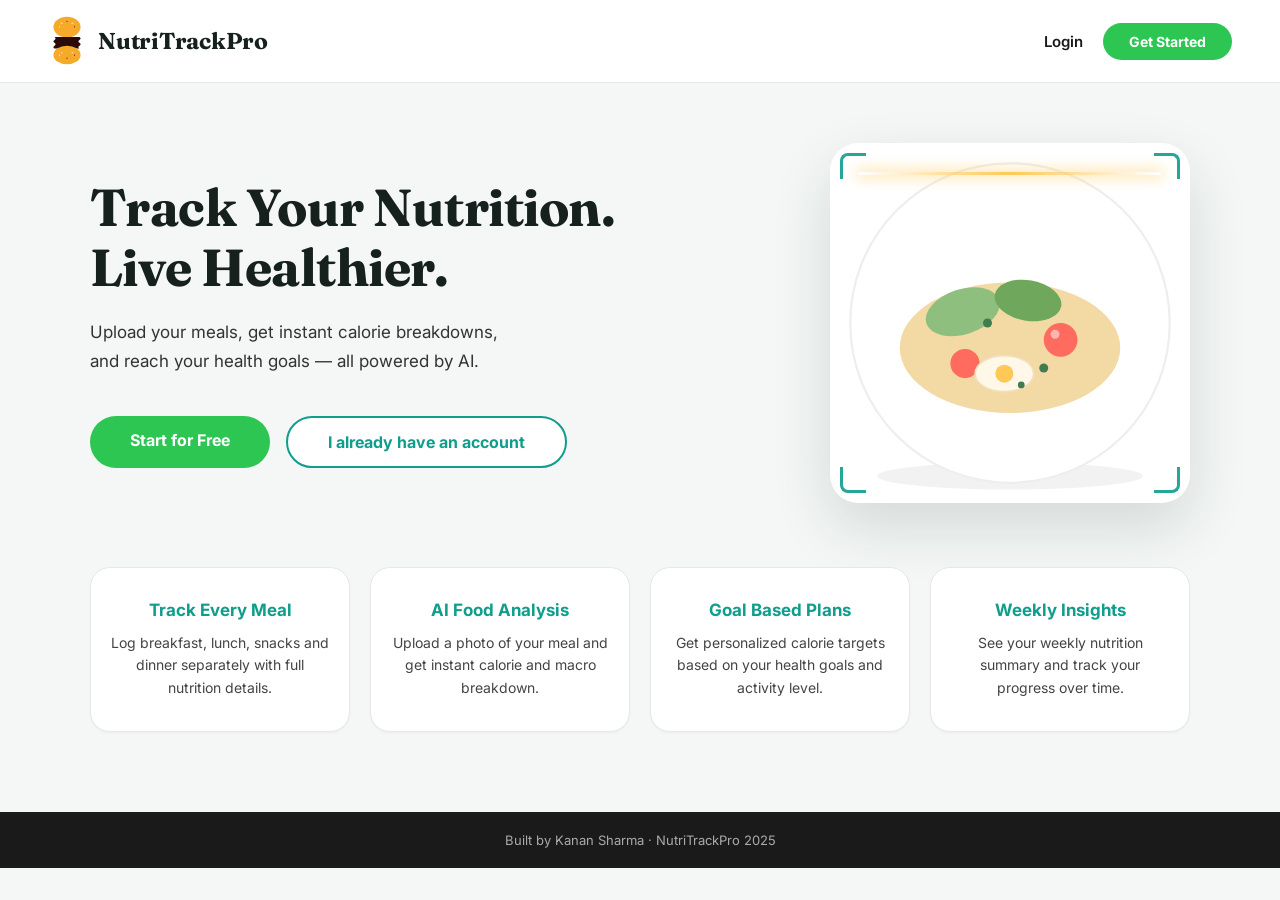
<file: frontend/index.html>
<!DOCTYPE html>
<html lang="en">
<head>
  <meta charset="UTF-8" />
  <meta name="viewport" content="width=device-width, initial-scale=1.0"/>
  <title>NutriTrackPro</title>
  <link rel="stylesheet" href="style.css" />
  <link href="https://fonts.googleapis.com/css2?family=Fraunces:opsz,wght@9..144,600;9..144,700&family=Inter:wght@400;600;700;800&display=swap" rel="stylesheet"/>
</head>
<body>

  <!-- NAVBAR -->
  <nav class="navbar">
    <div class="logo">
      <svg width="38" height="50" viewBox="0 0 200 280" fill="none" xmlns="http://www.w3.org/2000/svg">
        <!-- Top bun - oval shape -->
        <ellipse cx="100" cy="62" rx="76" ry="58" fill="#F5AA2A"/>
        <!-- Top bun seeds -->
        <ellipse cx="70" cy="40" rx="6" ry="3" fill="white" opacity="0.7"/>
        <ellipse cx="100" cy="30" rx="5" ry="3" fill="#8B4513"/>
        <ellipse cx="130" cy="40" rx="6" ry="3" fill="white" opacity="0.7"/>
        <ellipse cx="58" cy="60" rx="3" ry="6" fill="white" opacity="0.6"/>
        <ellipse cx="142" cy="60" rx="3" ry="6" fill="#8B4513"/>

        <!-- Patty - vertical zigzag on left and right edges -->
        <path d="
          M100 118
          Q88 124 100 130
          Q112 136 100 142
          Q88 148 100 154
          Q112 160 100 166
          Q88 172 100 178
          L100 178
          Q112 172 100 166
          Q88 160 100 154
          Q112 148 100 142
          Q88 136 100 130
          Q112 124 100 118
          Z
        " fill="#2C0A0A"/>

        <!-- Better patty with vertical zigzag left and right sides -->
        <path d="
          M30 118
          Q42 126 30 134
          Q18 142 30 150
          Q42 158 30 166
          Q18 174 30 182
          L170 182
          Q158 174 170 166
          Q182 158 170 150
          Q158 142 170 134
          Q182 126 170 118
          Z
        " fill="#2C0A0A"/>

        <!-- Bottom bun - oval shape -->
        <ellipse cx="100" cy="218" rx="76" ry="52" fill="#F5AA2A"/>
        <!-- Bottom bun seeds -->
        <ellipse cx="70" cy="206" rx="6" ry="3" fill="white" opacity="0.7"/>
        <ellipse cx="100" cy="236" rx="5" ry="3" fill="#8B4513"/>
        <ellipse cx="130" cy="206" rx="6" ry="3" fill="white" opacity="0.7"/>
        <ellipse cx="58" cy="220" rx="3" ry="6" fill="white" opacity="0.6"/>
        <ellipse cx="142" cy="220" rx="3" ry="6" fill="#8B4513"/>
      </svg>
      <span class="brand-name">NutriTrackPro</span>
    </div>
    <div class="nav-links">
      <a href="auth.html?mode=login" class="nav-login">Login</a>
      <a href="auth.html?mode=signup" class="btn-green">Get Started</a>
    </div>
  </nav>

  <!-- HERO -->
  <section class="hero">
    <div class="hero-inner">

      <div class="hero-flex">
        <div class="hero-copy">
          <h1 class="hero-title">Track Your Nutrition.<br/>Live Healthier.</h1>
          <p class="hero-sub">Upload your meals, get instant calorie breakdowns,<br/>and reach your health goals — all powered by AI.</p>

          <div class="hero-buttons">
            <a href="auth.html?mode=signup" class="btn-green large">Start for Free</a>
            <a href="auth.html?mode=login" class="btn-outline large">I already have an account</a>
          </div>
        </div>

        <div class="hero-visual" aria-hidden="true">
          <div class="scan-frame">
            <div class="scan-frame-inner">
              <svg viewBox="0 0 320 320" xmlns="http://www.w3.org/2000/svg">
                <ellipse cx="160" cy="296" rx="118" ry="12" fill="#16211D" opacity="0.06"/>
                <circle cx="160" cy="160" r="142" fill="#FFFFFF"/>
                <circle cx="160" cy="160" r="142" fill="none" stroke="#EEE" stroke-width="2"/>
                <ellipse cx="160" cy="182" rx="98" ry="58" fill="#F3D9A4"/>
                <ellipse cx="118" cy="150" rx="34" ry="20" fill="#8FBF7F" transform="rotate(-18 118 150)"/>
                <ellipse cx="176" cy="140" rx="30" ry="18" fill="#6FA85C" transform="rotate(10 176 140)"/>
                <circle cx="205" cy="175" r="15" fill="#FF6B5E"/>
                <circle cx="200" cy="170" r="4" fill="#FFFFFF" opacity="0.5"/>
                <circle cx="120" cy="196" r="13" fill="#FF6B5E"/>
                <ellipse cx="155" cy="205" rx="26" ry="16" fill="#FFF7E8" stroke="#F0E0C0" stroke-width="1.5"/>
                <circle cx="155" cy="205" r="8" fill="#FFC857"/>
                <circle cx="140" cy="160" r="4" fill="#3F7D4E"/>
                <circle cx="190" cy="200" r="4" fill="#3F7D4E"/>
                <circle cx="170" cy="215" r="3" fill="#3F7D4E"/>
              </svg>
              <div class="scan-line"></div>
            </div>

            <span class="corner corner-tl"></span>
            <span class="corner corner-tr"></span>
            <span class="corner corner-bl"></span>
            <span class="corner corner-br"></span>

            <div class="detect-tag tag-protein">Protein · 24g</div>
            <div class="detect-tag tag-carbs">Carbs · 68g</div>
            <div class="detect-tag tag-cal">375 kcal</div>
          </div>
        </div>
      </div>

      <!-- FEATURE CARDS -->
      <div class="cards-grid reveal-group">

        <div class="card">
          <div class="card-title">Track Every Meal</div>
          <div class="card-body">Log breakfast, lunch, snacks and dinner separately with full nutrition details.</div>
        </div>

        <div class="card">
          <div class="card-title">AI Food Analysis</div>
          <div class="card-body">Upload a photo of your meal and get instant calorie and macro breakdown.</div>
        </div>

        <div class="card">
          <div class="card-title">Goal Based Plans</div>
          <div class="card-body">Get personalized calorie targets based on your health goals and activity level.</div>
        </div>

        <div class="card">
          <div class="card-title">Weekly Insights</div>
          <div class="card-body">See your weekly nutrition summary and track your progress over time.</div>
        </div>

      </div>
    </div>
  </section>

  <!-- FOOTER -->
  <footer>
    <p>Built by Kanan Sharma · NutriTrackPro 2025</p>
  </footer>

  <script src="app.js" defer></script>
</body>
</html>
<script>
  // Wake up the backend server when landing page loads
  fetch('https://nutritrackpro-api.onrender.com')
    .catch(() => {});
</script>
</file>
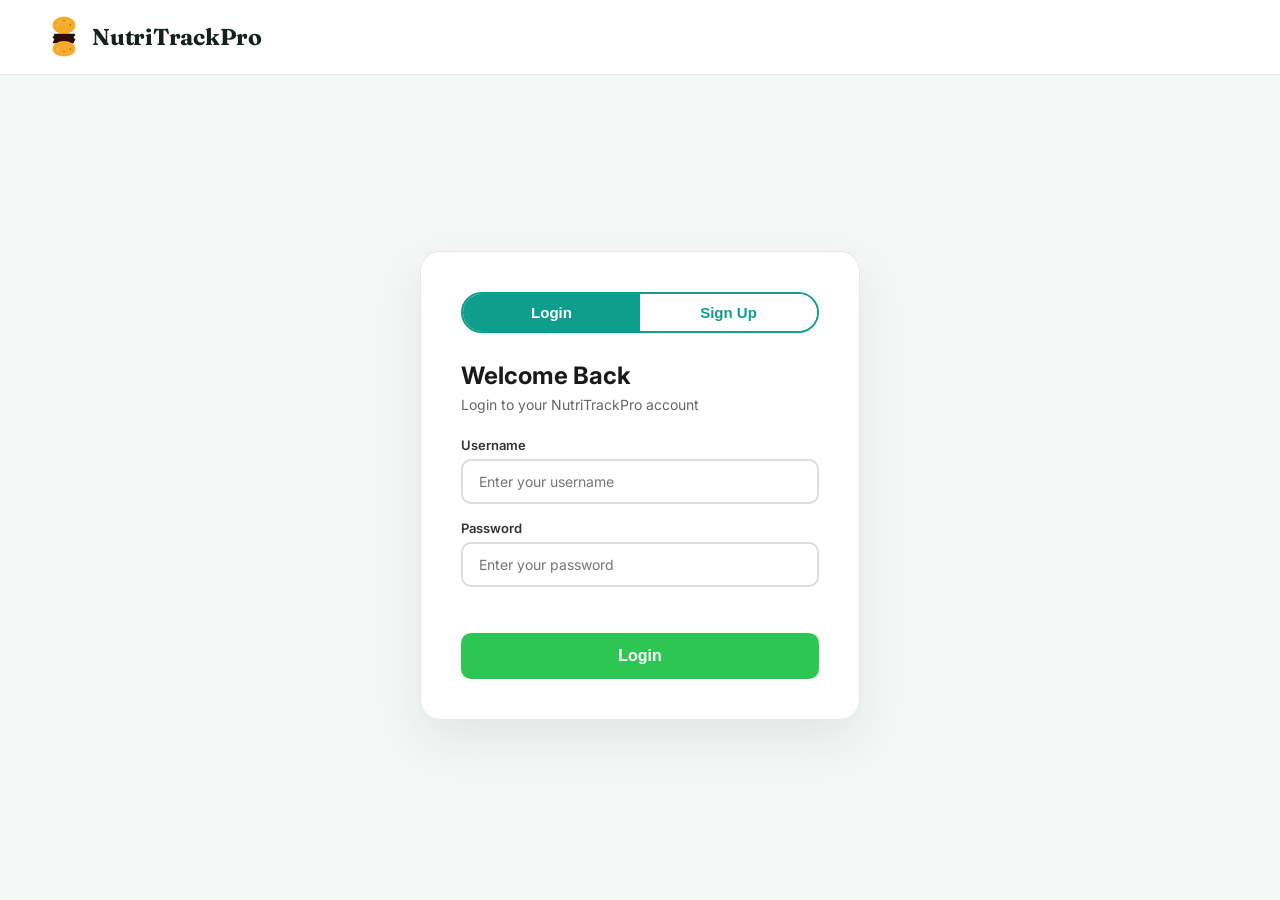
<file: frontend/auth.html>
<!DOCTYPE html>
<html lang="en">
<head>
  <meta charset="UTF-8" />
  <meta name="viewport" content="width=device-width, initial-scale=1.0"/>
  <title>NutriTrackPro - Login</title>
  <link rel="stylesheet" href="style.css" />
  <link href="https://fonts.googleapis.com/css2?family=Fraunces:opsz,wght@9..144,600;9..144,700&family=Inter:wght@400;600;700&display=swap" rel="stylesheet"/>
</head>
<body>


  <nav class="navbar">
    <div class="logo">
      <svg width="32" height="42" viewBox="0 0 200 280" fill="none" xmlns="http://www.w3.org/2000/svg">
        <ellipse cx="100" cy="62" rx="76" ry="58" fill="#F5AA2A"/>
        <ellipse cx="70" cy="40" rx="6" ry="3" fill="white" opacity="0.7"/>
        <ellipse cx="100" cy="30" rx="5" ry="3" fill="#8B4513"/>
        <ellipse cx="130" cy="40" rx="6" ry="3" fill="white" opacity="0.7"/>
        <ellipse cx="58" cy="60" rx="3" ry="6" fill="white" opacity="0.6"/>
        <ellipse cx="142" cy="60" rx="3" ry="6" fill="#8B4513"/>
        <path d="M30 118 Q42 126 30 134 Q18 142 30 150 Q42 158 30 166 Q18 174 30 182 L170 182 Q158 174 170 166 Q182 158 170 150 Q158 142 170 134 Q182 126 170 118 Z" fill="#2C0A0A"/>
        <ellipse cx="100" cy="218" rx="76" ry="52" fill="#F5AA2A"/>
        <ellipse cx="70" cy="206" rx="6" ry="3" fill="white" opacity="0.7"/>
        <ellipse cx="100" cy="236" rx="5" ry="3" fill="#8B4513"/>
        <ellipse cx="130" cy="206" rx="6" ry="3" fill="white" opacity="0.7"/>
        <ellipse cx="58" cy="220" rx="3" ry="6" fill="white" opacity="0.6"/>
        <ellipse cx="142" cy="220" rx="3" ry="6" fill="#8B4513"/>
      </svg>
      <span class="brand-name">NutriTrackPro</span>
    </div>
  </nav>


  <!-- AUTH BOX -->
  <div class="auth-page">
    <div class="auth-box reveal">

      <!-- TABS -->
      <div class="auth-tabs">
        <button id="tab-login" class="auth-tab active" onclick="showLogin()">Login</button>
        <button id="tab-signup" class="auth-tab" onclick="showSignup()">Sign Up</button>
      </div>

      <!-- LOGIN FORM -->
      <div id="login-form">
        <h2>Welcome Back</h2>
        <p class="form-sub">Login to your NutriTrackPro account</p>

        <label>Username</label>
        <input type="text" id="login-username" placeholder="Enter your username" />

        <label>Password</label>
        <input type="password" id="login-password" placeholder="Enter your password" />

        <p id="login-error" class="error-msg"></p>
        <button class="btn-green full" onclick="login()">Login</button>
      </div>

      <!-- SIGNUP FORM -->
      <div id="signup-form" style="display:none;">
        <h2>Create Account</h2>
        <p class="form-sub">Start tracking your nutrition today</p>

        <label>Username</label>
        <input type="text" id="signup-username" placeholder="Choose a username" />

        <label>Email</label>
        <input type="email" id="signup-email" placeholder="Enter your email" />

        <label>Password</label>
        <input type="password" id="signup-password" placeholder="Create a password" />

        <p id="signup-error" class="error-msg"></p>
        <button class="btn-green full" onclick="signup()">Create Account</button>
      </div>

    </div>
  </div>
  
  <script>
    // Keep server warm
    fetch('https://nutritrackpro-api.onrender.com').catch(() => {});
    // ── Check URL to decide which tab to show on load
    const params = new URLSearchParams(window.location.search);
    if (params.get('mode') === 'signup') showSignup();

    // ── Show login tab
    function showLogin() {
      document.getElementById('login-form').style.display = 'block';
      document.getElementById('signup-form').style.display = 'none';
      document.getElementById('tab-login').classList.add('active');
      document.getElementById('tab-signup').classList.remove('active');
    }

    // ── Show signup tab
    function showSignup() {
      document.getElementById('signup-form').style.display = 'block';
      document.getElementById('login-form').style.display = 'none';
      document.getElementById('tab-signup').classList.add('active');
      document.getElementById('tab-login').classList.remove('active');
    }

    // ── Signup — calls POST /signup on our backend
    async function signup() {
      const username = document.getElementById('signup-username').value.trim();
      const email = document.getElementById('signup-email').value.trim();
      const password = document.getElementById('signup-password').value;
      const errorEl = document.getElementById('signup-error');

      if (!username || !email || !password) {
        errorEl.textContent = 'Please fill in all fields.';
        return;
      }

      try {
        const response = await fetch('https://nutritrackpro-api.onrender.com/signup', {
          method: 'POST',
          headers: { 'Content-Type': 'application/json' },
          body: JSON.stringify({ username, email, password })
        });

        const data = await response.json();

        if (response.ok) {
          // After signup, go to login tab
          showLogin();
          document.getElementById('login-error').textContent = '';
          alert(data.message || 'Account created! Please check your email to verify your account before logging in.');
        } else {
          errorEl.textContent = data.detail || 'Signup failed.';
        }
      } catch (err) {
        errorEl.textContent = 'Could not connect to server.';
      }
    }

    // ── Login — calls POST /login, saves token, redirects to onboarding
    async function login() {
      const username = document.getElementById('login-username').value.trim();
      const password = document.getElementById('login-password').value;
      const errorEl = document.getElementById('login-error');

      if (!username || !password) {
        errorEl.textContent = 'Please fill in all fields.';
        return;
      }

      try {
        // Login requires form-encoded data, not JSON
        const response = await fetch('https://nutritrackpro-api.onrender.com/login', {
          method: 'POST',
          headers: { 'Content-Type': 'application/x-www-form-urlencoded' },
          body: `username=${encodeURIComponent(username)}&password=${encodeURIComponent(password)}`
        });

        const data = await response.json();

      if (response.ok) {
        localStorage.setItem('token', data.access_token);
        localStorage.setItem('username', username);

        // Check if user already has a profile
        const profileRes = await fetch('https://nutritrackpro-api.onrender.com/profile', {
          headers: { 'Authorization': 'Bearer ' + data.access_token }
        });
        const profileData = await profileRes.json();
        if (profileData && profileData.daily_calorie_target) {
          window.location.href = 'dashboard.html';
        } else {
          window.location.href = 'onboarding.html';
          }
        }
        else {
          errorEl.textContent = data.detail || 'Wrong username or password.';
        }
      } catch (err) {
        errorEl.textContent = 'Could not connect to server.';
      }
    }
  </script>

  <script src="app.js" defer></script>
</body>
</html>
</file>
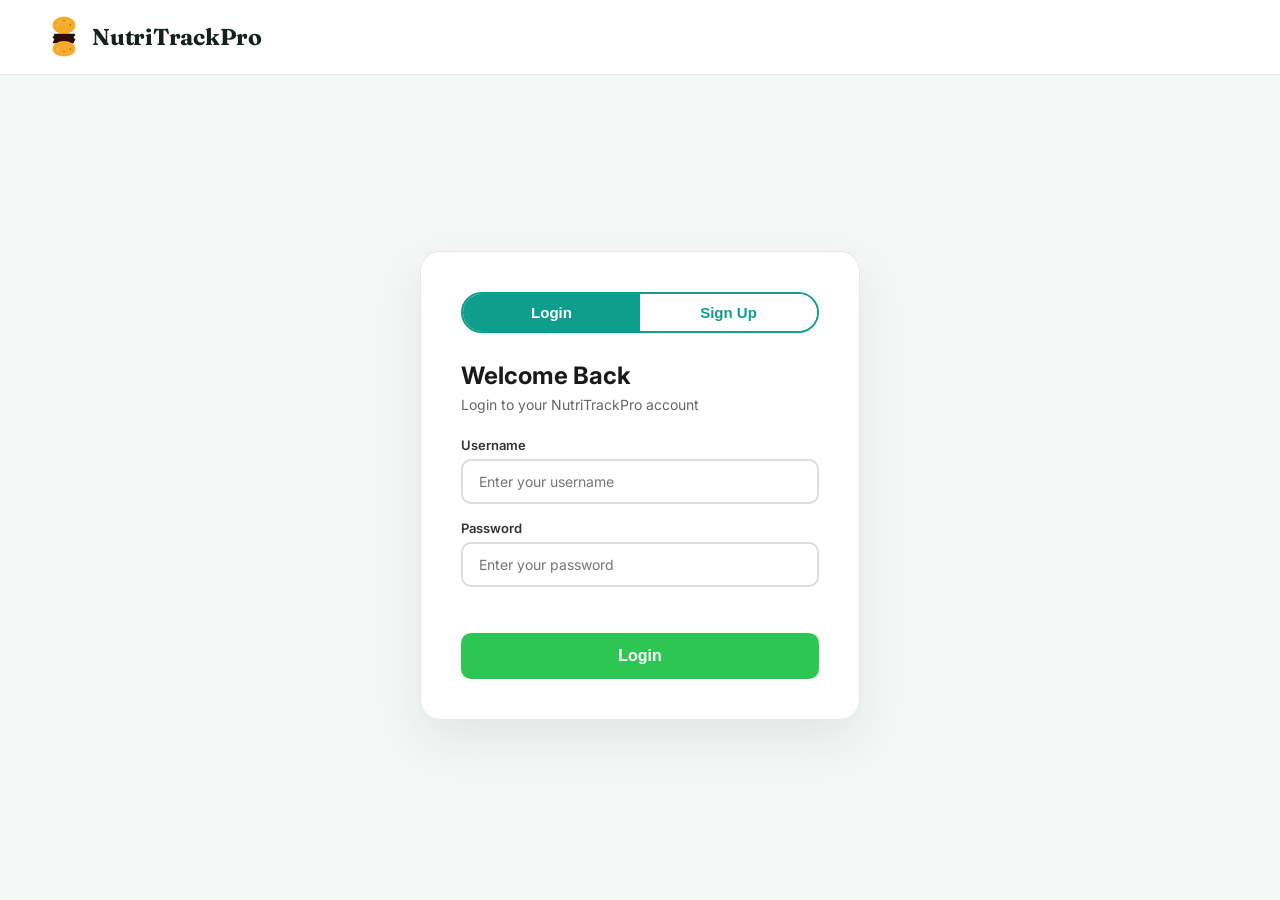
<file: frontend/dashboard.html>
<!DOCTYPE html>
<html lang="en">
<head>
  <meta charset="UTF-8" />
  <meta name="viewport" content="width=device-width, initial-scale=1.0"/>
  <title>NutriTrackPro - Dashboard</title>
  <link rel="stylesheet" href="style.css" />
  <link href="https://fonts.googleapis.com/css2?family=Fraunces:opsz,wght@9..144,600;9..144,700&family=Inter:wght@400;600;700;800&display=swap" rel="stylesheet"/>
</head>
<body>

  <nav class="navbar">
    <div class="logo">
      <svg width="32" height="42" viewBox="0 0 200 280" fill="none" xmlns="http://www.w3.org/2000/svg">
        <ellipse cx="100" cy="62" rx="76" ry="58" fill="#F5AA2A"/>
        <ellipse cx="70" cy="40" rx="6" ry="3" fill="white" opacity="0.7"/>
        <ellipse cx="100" cy="30" rx="5" ry="3" fill="#8B4513"/>
        <ellipse cx="130" cy="40" rx="6" ry="3" fill="white" opacity="0.7"/>
        <ellipse cx="58" cy="60" rx="3" ry="6" fill="white" opacity="0.6"/>
        <ellipse cx="142" cy="60" rx="3" ry="6" fill="#8B4513"/>
        <path d="M30 118 Q42 126 30 134 Q18 142 30 150 Q42 158 30 166 Q18 174 30 182 L170 182 Q158 174 170 166 Q182 158 170 150 Q158 142 170 134 Q182 126 170 118 Z" fill="#2C0A0A"/>
        <ellipse cx="100" cy="218" rx="76" ry="52" fill="#F5AA2A"/>
        <ellipse cx="70" cy="206" rx="6" ry="3" fill="white" opacity="0.7"/>
        <ellipse cx="100" cy="236" rx="5" ry="3" fill="#8B4513"/>
        <ellipse cx="130" cy="206" rx="6" ry="3" fill="white" opacity="0.7"/>
        <ellipse cx="58" cy="220" rx="3" ry="6" fill="white" opacity="0.6"/>
        <ellipse cx="142" cy="220" rx="3" ry="6" fill="#8B4513"/>
      </svg>
      <span class="brand-name">NutriTrackPro</span>
    </div>
    <div class="nav-links">
      <span id="nav-username"></span>
      <a href="profile.html" class="btn-outline-sm">Profile</a>
      <button class="btn-outline-sm" onclick="logout()">Logout</button>
    </div>
  </nav>


  <div class="dash-wrapper">

    <!-- SUMMARY BAR -->
    <div class="summary-bar reveal">
      <div class="summary-item">
        <div class="summary-label">Calorie Goal</div>
        <div class="summary-val" id="calorie-target">--</div>
        <div class="summary-unit">kcal / day</div>
      </div>
      <div class="summary-divider"></div>
      <div class="summary-item">
        <div class="summary-label">Consumed</div>
        <div class="summary-val" id="calories-consumed">0</div>
        <div class="summary-unit">kcal today</div>
      </div>
      <div class="summary-divider"></div>
      <div class="summary-item">
        <div class="summary-label">Remaining</div>
        <div class="summary-val" id="calories-remaining">--</div>
        <div class="summary-unit">kcal left</div>
      </div>
      <div class="summary-divider"></div>
      <div class="summary-item">
        <div class="summary-label">BMI</div>
        <div class="summary-val" id="bmi-value">--</div>
        <div class="summary-unit" id="bmi-label"></div>
      </div>
      <div class="summary-divider"></div>
      <div class="summary-item">
        <div class="summary-label">Water</div>
        <div class="summary-val"><span id="water-count">0</span>/8</div>
        <div class="summary-unit">
          <button class="water-btn" onclick="addWater()">+ Glass</button>
        </div>
      </div>
    </div>

    <!-- PROGRESS BAR -->
    <div class="cal-progress-wrap">
      <div class="cal-progress-fill" id="calorie-bar"></div>
    </div>

    <!-- MAIN GRID -->
    <div class="dash-grid">

      <!-- MEAL CARDS -->
      <div class="meals-section reveal-group">
        <div class="section-title">Today's Meals</div>

        <!-- BREAKFAST -->
        <div class="meal-card">
          <div class="meal-top">
            <div class="meal-left">
              <div class="meal-icon">B</div>
              <div>
                <div class="meal-title">Breakfast</div>
                <div class="meal-subtitle">Recommended: 400–600 kcal</div>
              </div>
            </div>
            <div class="meal-total" id="cal-breakfast">0 kcal</div>
          </div>
          <div class="meal-logged" id="logs-breakfast"></div>
          <div class="meal-add">
            <div class="add-tabs">
              <button class="add-tab active" onclick="switchTab('breakfast','manual')">Type Manually</button>
              <button class="add-tab" onclick="switchTab('breakfast','upload')">Upload Photo</button>
            </div>
            <div id="manual-breakfast">
              <input type="text" id="food-breakfast" placeholder="e.g. Oats with milk"
                oninput="searchNutrition('breakfast')" />
              <div class="macro-inputs">
                <input type="number" id="cal-input-breakfast" placeholder="Calories" />
                <input type="number" id="protein-breakfast" placeholder="Protein (g)" />
                <input type="number" id="carbs-breakfast" placeholder="Carbs (g)" />
                <input type="number" id="fats-breakfast" placeholder="Fats (g)" />
              </div>
              <button class="log-btn" onclick="logMeal('breakfast')">Log Breakfast</button>
            </div>
            <div id="upload-breakfast" style="display:none;">
              <div class="upload-box" onclick="document.getElementById('img-breakfast').click()">
                <input type="file" id="img-breakfast" accept="image/*" style="display:none;"
                  onchange="previewImage('breakfast')" />
                <div id="preview-breakfast" class="upload-placeholder">Click to upload food photo</div>
              </div>
              <input type="text" id="food-upload-breakfast" placeholder="Food name (optional)" style="margin-top:8px;" />
              <button class="log-btn" onclick="logMealFromUpload('breakfast')">Analyse and Log</button>
            </div>
            <div id="suggestion-breakfast" class="suggestion-box" style="display:none;"></div>
          </div>
        </div>

        <!-- LUNCH -->
        <div class="meal-card">
          <div class="meal-top">
            <div class="meal-left">
              <div class="meal-icon" style="background:#fff3cd; color:#e67e00;">L</div>
              <div>
                <div class="meal-title">Lunch</div>
                <div class="meal-subtitle">Recommended: 500–700 kcal</div>
              </div>
            </div>
            <div class="meal-total" id="cal-lunch">0 kcal</div>
          </div>
          <div class="meal-logged" id="logs-lunch"></div>
          <div class="meal-add">
            <div class="add-tabs">
              <button class="add-tab active" onclick="switchTab('lunch','manual')">Type Manually</button>
              <button class="add-tab" onclick="switchTab('lunch','upload')">Upload Photo</button>
            </div>
            <div id="manual-lunch">
              <input type="text" id="food-lunch" placeholder="e.g. Dal rice with sabzi"
                oninput="searchNutrition('lunch')" />
              <div class="macro-inputs">
                <input type="number" id="cal-input-lunch" placeholder="Calories" />
                <input type="number" id="protein-lunch" placeholder="Protein (g)" />
                <input type="number" id="carbs-lunch" placeholder="Carbs (g)" />
                <input type="number" id="fats-lunch" placeholder="Fats (g)" />
              </div>
              <button class="log-btn" onclick="logMeal('lunch')">Log Lunch</button>
            </div>
            <div id="upload-lunch" style="display:none;">
              <div class="upload-box" onclick="document.getElementById('img-lunch').click()">
                <input type="file" id="img-lunch" accept="image/*" style="display:none;"
                  onchange="previewImage('lunch')" />
                <div id="preview-lunch" class="upload-placeholder">Click to upload food photo</div>
              </div>
              <input type="text" id="food-upload-lunch" placeholder="Food name (optional)" style="margin-top:8px;" />
              <button class="log-btn" onclick="logMealFromUpload('lunch')">Analyse and Log</button>
            </div>
            <div id="suggestion-lunch" class="suggestion-box" style="display:none;"></div>
          </div>
        </div>

        <!-- SNACKS -->
        <div class="meal-card">
          <div class="meal-top">
            <div class="meal-left">
              <div class="meal-icon" style="background:#d4edda; color:#1a7a3a;">S</div>
              <div>
                <div class="meal-title">Snacks</div>
                <div class="meal-subtitle">Recommended: 100–300 kcal</div>
              </div>
            </div>
            <div class="meal-total" id="cal-snacks">0 kcal</div>
          </div>
          <div class="meal-logged" id="logs-snacks"></div>
          <div class="meal-add">
            <div class="add-tabs">
              <button class="add-tab active" onclick="switchTab('snacks','manual')">Type Manually</button>
              <button class="add-tab" onclick="switchTab('snacks','upload')">Upload Photo</button>
            </div>
            <div id="manual-snacks">
              <input type="text" id="food-snacks" placeholder="e.g. Banana, nuts"
                oninput="searchNutrition('snacks')" />
              <div class="macro-inputs">
                <input type="number" id="cal-input-snacks" placeholder="Calories" />
                <input type="number" id="protein-snacks" placeholder="Protein (g)" />
                <input type="number" id="carbs-snacks" placeholder="Carbs (g)" />
                <input type="number" id="fats-snacks" placeholder="Fats (g)" />
              </div>
              <button class="log-btn" onclick="logMeal('snacks')">Log Snacks</button>
            </div>
            <div id="upload-snacks" style="display:none;">
              <div class="upload-box" onclick="document.getElementById('img-snacks').click()">
                <input type="file" id="img-snacks" accept="image/*" style="display:none;"
                  onchange="previewImage('snacks')" />
                <div id="preview-snacks" class="upload-placeholder">Click to upload food photo</div>
              </div>
              <input type="text" id="food-upload-snacks" placeholder="Food name (optional)" style="margin-top:8px;" />
              <button class="log-btn" onclick="logMealFromUpload('snacks')">Analyse and Log</button>
            </div>
            <div id="suggestion-snacks" class="suggestion-box" style="display:none;"></div>
          </div>
        </div>

        <!-- DINNER -->
        <div class="meal-card">
          <div class="meal-top">
            <div class="meal-left">
              <div class="meal-icon" style="background:#e8d5f5; color:#6a1b9a;">D</div>
              <div>
                <div class="meal-title">Dinner</div>
                <div class="meal-subtitle">Recommended: 400–600 kcal</div>
              </div>
            </div>
            <div class="meal-total" id="cal-dinner">0 kcal</div>
          </div>
          <div class="meal-logged" id="logs-dinner"></div>
          <div class="meal-add">
            <div class="add-tabs">
              <button class="add-tab active" onclick="switchTab('dinner','manual')">Type Manually</button>
              <button class="add-tab" onclick="switchTab('dinner','upload')">Upload Photo</button>
            </div>
            <div id="manual-dinner">
              <input type="text" id="food-dinner" placeholder="e.g. Grilled chicken with rice"
                oninput="searchNutrition('dinner')" />
              <div class="macro-inputs">
                <input type="number" id="cal-input-dinner" placeholder="Calories" />
                <input type="number" id="protein-dinner" placeholder="Protein (g)" />
                <input type="number" id="carbs-dinner" placeholder="Carbs (g)" />
                <input type="number" id="fats-dinner" placeholder="Fats (g)" />
              </div>
              <button class="log-btn" onclick="logMeal('dinner')">Log Dinner</button>
            </div>
            <div id="upload-dinner" style="display:none;">
              <div class="upload-box" onclick="document.getElementById('img-dinner').click()">
                <input type="file" id="img-dinner" accept="image/*" style="display:none;"
                  onchange="previewImage('dinner')" />
                <div id="preview-dinner" class="upload-placeholder">Click to upload food photo</div>
              </div>
              <input type="text" id="food-upload-dinner" placeholder="Food name (optional)" style="margin-top:8px;" />
              <button class="log-btn" onclick="logMealFromUpload('dinner')">Analyse and Log</button>
            </div>
            <div id="suggestion-dinner" class="suggestion-box" style="display:none;"></div>
          </div>
        </div>

      </div>

      <!-- RIGHT STATS PANEL -->
      <div class="stats-section reveal">

        <div class="stats-card">
          <div class="stats-title">Today's Macros</div>
          <div class="macro-stat">
            <div class="macro-name">Protein</div>
            <div class="macro-bar-wrap">
              <div class="macro-bar protein-bar" id="bar-protein"></div>
            </div>
            <div class="macro-grams" id="g-protein">0g</div>
          </div>
          <div class="macro-stat">
            <div class="macro-name">Carbs</div>
            <div class="macro-bar-wrap">
              <div class="macro-bar carbs-bar" id="bar-carbs"></div>
            </div>
            <div class="macro-grams" id="g-carbs">0g</div>
          </div>
          <div class="macro-stat">
            <div class="macro-name">Fats</div>
            <div class="macro-bar-wrap">
              <div class="macro-bar fats-bar" id="bar-fats"></div>
            </div>
            <div class="macro-grams" id="g-fats">0g</div>
          </div>
        </div>

        <div class="stats-card">
          <div class="stats-title">Weekly Summary</div>
          <div class="weekly-row">
            <span class="weekly-label">Total Calories</span>
            <span class="weekly-val" id="w-calories">--</span>
          </div>
          <div class="weekly-row">
            <span class="weekly-label">Avg per Day</span>
            <span class="weekly-val" id="w-avg">--</span>
          </div>
          <div class="weekly-row">
            <span class="weekly-label">Total Protein</span>
            <span class="weekly-val" id="w-protein">--</span>
          </div>
          <div class="weekly-row">
            <span class="weekly-label">Total Carbs</span>
            <span class="weekly-val" id="w-carbs">--</span>
          </div>
          <div class="weekly-row">
            <span class="weekly-label">Total Fats</span>
            <span class="weekly-val" id="w-fats">--</span>
          </div>
        </div>

        <div class="stats-card" id="suggest-card">
          <div class="stats-title">AI Suggestions</div>
          <p id="suggest-text" style="font-size: 13px; color: var(--muted); line-height: 1.5; margin-bottom: 10px;">
            Log a meal and I'll let you know if anything's worth swapping out.
          </p>
          <button class="btn-outline-sm" onclick="getSuggestion()" id="suggest-btn">Get Suggestions</button>
        </div>

      </div>
    </div>
  </div>

  <script>
    const API = 'https://nutritrackpro-api.onrender.com';
    const token = localStorage.getItem('token');
    const username = localStorage.getItem('username');
    

    // Load config from backend on startup

    if (!token) window.location.href = 'auth.html';



    let waterCount = 0;
    let calorieTarget = 2000;
    let totalProtein = 0, totalCarbs = 0, totalFats = 0;

    window.onload = function () {
      loadProfile();
      loadTodayMeals();
      loadWeeklySummary();
    };

    function logout() {
      localStorage.clear();
      window.location.href = 'index.html';
    }

    function addWater() {
      if (waterCount < 8) {
        waterCount++;
        document.getElementById('water-count').textContent = waterCount;
      }
    }

    function switchTab(meal, mode) {
      const manual = document.getElementById('manual-' + meal);
      const upload = document.getElementById('upload-' + meal);
      const tabs = manual.closest('.meal-add').querySelectorAll('.add-tab');
      if (mode === 'manual') {
        manual.style.display = 'block';
        upload.style.display = 'none';
        tabs[0].classList.add('active');
        tabs[1].classList.remove('active');
      } else {
        manual.style.display = 'none';
        upload.style.display = 'block';
        tabs[0].classList.remove('active');
        tabs[1].classList.add('active');
      }
    }

    function previewImage(meal) {
      const file = document.getElementById('img-' + meal).files[0];
      if (!file) return;
      const reader = new FileReader();
      reader.onload = function(e) {
        document.getElementById('preview-' + meal).innerHTML =
          `<img src="${e.target.result}" style="width:100%;height:140px;object-fit:cover;border-radius:8px;" />`;
      };
      reader.readAsDataURL(file);
    }

    async function logMealFromUpload(meal) {
      const fileInput = document.getElementById('img-' + meal);
      const customName = document.getElementById('food-upload-' + meal).value;

      if (!fileInput.files[0]) {
        alert('Please upload an image first.');
        return;
      }

      const previewEl = document.getElementById('preview-' + meal);
      previewEl.innerHTML = '<div style="text-align:center;padding:20px;color:#888;">Analysing image... please wait</div>';

      try {
        const formData = new FormData();
        formData.append('file', fileInput.files[0]);

        const res = await fetch(API + '/predict', {
          method: 'POST',
          headers: { 'Authorization': 'Bearer ' + token },
          body: formData
        });

        if (!res.ok) {
          const err = await res.text();
          console.error('Predict error:', err);
          throw new Error('Server error: ' + res.status);
        }

        const result = await res.json();
        console.log('Prediction result:', result);

        const foodName = customName || result.top_prediction;
        const confidence = result.confidence;

        switchTab(meal, 'manual');
        document.getElementById('food-' + meal).value = foodName;
        document.getElementById('cal-input-' + meal).value = result.calories;
        document.getElementById('protein-' + meal).value = result.protein;
        document.getElementById('carbs-' + meal).value = result.carbs;
        document.getElementById('fats-' + meal).value = result.fats;

        showNutritionTag(meal, `${foodName} (${confidence}% confidence)`, result.calories, {
          protein: result.protein,
          carbs: result.carbs,
          fats: result.fats
        });

      } catch (err) {
        console.error('Image analysis failed:', err);
        alert('Could not analyse image. Please try again or type the food name manually.');
      }
    }
    //// Debounce timer — waits 800ms after user stops typing before searching//
    let debounceTimer = null;

    function debounceSearch(mealType) {
      clearTimeout(debounceTimer);
      const foodName = document.getElementById('food-' + mealType).value.trim();
      if (foodName.length < 3) return;
      debounceTimer = setTimeout(() => {
        searchNutrition(mealType);
      }, 1000);
    }
    // Auto-fetch nutrition with English product priority
    async function searchNutrition(mealType) {
      const foodName = document.getElementById('food-' + mealType).value.trim();
      if (foodName.length < 3) return;
      try {
        const res = await fetch(
          `${API}/nutrition_search?query=${encodeURIComponent(foodName)}`,
          { headers: { 'Authorization': 'Bearer ' + token } }
        );
        const data = await res.json();
        console.log('Nutrition data:', data);  // ADD THIS
        if (data.found) {
          document.getElementById('cal-input-' + mealType).value = data.calories;
          document.getElementById('protein-' + mealType).value = data.protein;
          document.getElementById('carbs-' + mealType).value = data.carbs;
          document.getElementById('fats-' + mealType).value = data.fats;
          showNutritionTag(mealType, data.name, data.calories, {
            protein: data.protein,
            carbs: data.carbs,
            fats: data.fats
          });
        }
      } catch (err) {
        console.log('Nutrition search failed:', err);
      }
    }

    function showNutritionTag(mealType, name, caloriesPer100g, baseMacros) {
      const existing = document.getElementById('nutrition-tag-' + mealType);
      if (existing) existing.remove();
      const existingPortion = document.getElementById('portion-' + mealType);
      // Store base macros per 100g for recalculation
      if (existingPortion) existingPortion.remove();
      window['baseMacros_' + mealType] = {
        calories: caloriesPer100g,
        protein: baseMacros && baseMacros.protein ? baseMacros.protein : parseFloat(document.getElementById('protein-' + mealType).value) || 0,
        carbs: baseMacros && baseMacros.carbs ? baseMacros.carbs : parseFloat(document.getElementById('carbs-' + mealType).value) || 0,
        fats: baseMacros && baseMacros.fats ? baseMacros.fats : parseFloat(document.getElementById('fats-' + mealType).value) || 0
      };
      const tag = document.createElement('div');
      tag.id = 'nutrition-tag-' + mealType;
      tag.className = 'nutrition-tag';
      tag.textContent = `Found: ${name} — ${caloriesPer100g} kcal per 100g`;
      const input = document.getElementById('food-' + mealType);
      input.parentNode.insertBefore(tag, input.nextSibling);
      // Show portion selector
      const portion = document.createElement('div');
      portion.id = 'portion-' + mealType;
      portion.className = 'portion-selector';
      portion.innerHTML = `
      <div class="portion-label">Select portion size:</div>
      <div class="portion-options">
        <select id="portion-type-${mealType}" onchange="updatePortion('${mealType}')">
          <optgroup label="Weight">
            <option value="100">100g (standard)</option>
            <option value="50">50g (half serving)</option>
            <option value="150">150g</option>
            <option value="200">200g</option>
            <option value="250">250g (large serving)</option>
            <option value="300">300g</option>
            </optgroup>
          <optgroup label="Common Bowls">
            <option value="150">Small Bowl (~150g)</option>
            <option value="250">Medium Bowl (~250g)</option>
            <option value="350">Large Bowl (~350g)</option>
            </optgroup>
          <optgroup label="Common Plates">
          <option value="200">Small Plate (~200g)</option>
          <option value="350">Full Plate (~350g)</option>
          </optgroup>
          <optgroup label="Quantity">
          <option value="quantity">By Quantity (count)</option>
          </optgroup>
          <optgroup label="Pieces / Units">
          <option value="custom">Custom (enter grams)</option>
          </optgroup>
        </select>
        <input type="number" id="custom-grams-${mealType}"
          placeholder="Enter grams"
          style="display:none; margin-top:8px;"
          oninput="updatePortion('${mealType}')" />
        <div id="quantity-row-${mealType}" style="display:none; margin-top:8px; align-items:center; gap:8px;">
          <input type="number" id="quantity-count-${mealType}"
            value="1" min="1" step="1" style="width:80px;"
            oninput="updatePortion('${mealType}')" />
          <span style="font-size:13px; color:var(--muted);">× standard servings (100g each)</span>
        </div>
    </div>
    <div class="portion-result" id="portion-result-${mealType}">
      Showing values for 100g
    </div>
  `;
  tag.parentNode.insertBefore(portion, tag.nextSibling);

  // Set default to 100g
  updatePortion(mealType);
}

function updatePortion(mealType) {
  const select = document.getElementById('portion-type-' + mealType);
  const customInput = document.getElementById('custom-grams-' + mealType);
  const quantityRow = document.getElementById('quantity-row-' + mealType);
  const quantityInput = document.getElementById('quantity-count-' + mealType);
  const resultEl = document.getElementById('portion-result-' + mealType);
  const base = window['baseMacros_' + mealType];

  if (!base) return;

  let grams = 100;
  let quantityLabel = null;

  if (select.value === 'custom') {
    customInput.style.display = 'block';
    quantityRow.style.display = 'none';
    grams = parseFloat(customInput.value) || 100;
  } else if (select.value === 'quantity') {
    customInput.style.display = 'none';
    quantityRow.style.display = 'flex';
    const count = parseFloat(quantityInput.value) || 1;
    grams = 100 * count;
    quantityLabel = `${count} × standard serving`;
  } else {
    customInput.style.display = 'none';
    quantityRow.style.display = 'none';
    grams = parseFloat(select.value);
  }

  // Recalculate macros based on portion size
  const multiplier = grams / 100;
  const calories = Math.round(base.calories * multiplier);
  const protein  = Math.round(base.protein * multiplier);
  const carbs    = Math.round(base.carbs * multiplier);
  const fats     = Math.round(base.fats * multiplier);

  // Update the input fields
  document.getElementById('cal-input-' + mealType).value = calories;
  document.getElementById('protein-' + mealType).value = protein;
  document.getElementById('carbs-' + mealType).value = carbs;
  document.getElementById('fats-' + mealType).value = fats;

  resultEl.textContent = quantityLabel
    ? `${quantityLabel} (${grams}g) → ${calories} kcal · ${protein}g P · ${carbs}g C · ${fats}g F`
    : `${grams}g → ${calories} kcal · ${protein}g P · ${carbs}g C · ${fats}g F`;
}

    async function checkGoalReached(totalCal, calorieTarget) {
      if (totalCal < calorieTarget) return;

      const todayKey = 'goalPopupShown_' + new Date().toISOString().slice(0, 10);
      if (sessionStorage.getItem(todayKey)) return; // already shown today
      sessionStorage.setItem(todayKey, 'true');

      let message = "You've hit your calorie goal for today. Nice work!";
      try {
        const res = await fetch(API + '/suggest', {
          headers: { 'Authorization': 'Bearer ' + token }
        });
        const data = await res.json();
        if (data.suggestion) message = data.suggestion;
      } catch (err) {
        // fall back to the default message above
      }
      showGoalPopup(message);
    }

    function showGoalPopup(message) {
      document.getElementById('goal-popup-text').textContent = message;
      document.getElementById('goal-popup-overlay').classList.add('active');
    }

    function closeGoalPopup() {
      document.getElementById('goal-popup-overlay').classList.remove('active');
    }

    async function getSuggestion() {
      const btn = document.getElementById('suggest-btn');
      const textEl = document.getElementById('suggest-text');
      btn.disabled = true;
      btn.textContent = 'Thinking...';
      try {
        const res = await fetch(API + '/suggest', {
          headers: { 'Authorization': 'Bearer ' + token }
        });
        const data = await res.json();
        textEl.textContent = data.suggestion || 'No suggestions right now.';
      } catch (err) {
        textEl.textContent = 'Could not reach suggestions right now.';
      }
      btn.disabled = false;
      btn.textContent = 'Get Suggestions';
    }

    async function loadProfile() {
      try {
        const res = await fetch(API + '/profile', {
          headers: { 'Authorization': 'Bearer ' + token }
        });
        const data = await res.json();

        if (data && data.daily_calorie_target) {
          document.getElementById('nav-username').textContent = data.name;
          calorieTarget = data.daily_calorie_target;
          countUp(document.getElementById('calorie-target'), calorieTarget, { decimals: 0 });
          countUp(document.getElementById('calories-remaining'), calorieTarget, { decimals: 0 });
        }
        if (data && data.height_cm && data.weight_kg) {
          const h = data.height_cm / 100;
          const bmi = (data.weight_kg / (h * h)).toFixed(1);
          countUp(document.getElementById('bmi-value'), parseFloat(bmi), { decimals: 1 });
          document.getElementById('bmi-label').textContent =
            bmi < 18.5 ? 'Underweight' : bmi < 25 ? 'Healthy' : bmi < 30 ? 'Overweight' : 'Obese';
        }
      } catch (err) {
        document.getElementById('calorie-target').textContent = '2000';
      }
    }

    async function logMeal(meal) {
      const foodName = document.getElementById('food-' + meal).value.trim();
      const calories = parseFloat(document.getElementById('cal-input-' + meal).value) || 0;
      const protein  = parseFloat(document.getElementById('protein-' + meal).value) || 0;
      const carbs    = parseFloat(document.getElementById('carbs-' + meal).value) || 0;
      const fats     = parseFloat(document.getElementById('fats-' + meal).value) || 0;

      if (!foodName || !calories) { alert('Please enter food name and calories.'); return; }

      try {
        const res = await fetch(API + '/log_meal', {
          method: 'POST',
          headers: { 'Content-Type': 'application/json', 'Authorization': 'Bearer ' + token },
          body: JSON.stringify({ meal_type: meal, food_name: foodName, calories, protein, carbs, fats })
        });
        const data = await res.json();

        // Clear inputs
        ['food-', 'cal-input-', 'protein-', 'carbs-', 'fats-'].forEach(p => {
          document.getElementById(p + meal).value = '';
        });
        const tag = document.getElementById('nutrition-tag-' + meal);
        if (tag) tag.remove();

        if (data.is_healthy === 'no' && data.alternative) {
          const box = document.getElementById('suggestion-' + meal);
          box.style.display = 'block';
          box.textContent = 'Suggestion: ' + data.alternative;
        }

        loadTodayMeals();
        loadWeeklySummary();
      } catch (err) {
        alert('Could not log meal. Is the server running?');
      }
    }

    async function loadTodayMeals() {
      try {
        const res = await fetch(API + '/today_meals', {
          headers: { 'Authorization': 'Bearer ' + token }
        });
        const data = await res.json();

        let totalCal = 0;
        totalProtein = 0; totalCarbs = 0; totalFats = 0;

        ['breakfast', 'lunch', 'snacks', 'dinner'].forEach(type => {
          const logs = data.meals[type] || [];
          const container = document.getElementById('logs-' + type);
          let typeCal = 0;
          container.innerHTML = '';

          logs.forEach(log => {
            typeCal       += log.calories;
            totalProtein  += log.protein || 0;
            totalCarbs    += log.carbs || 0;
            totalFats     += log.fats || 0;

            const el = document.createElement('div');
            el.className = 'log-row';
            el.innerHTML = `
              <span class="log-name">${log.food_name}</span>
              <span class="log-macros">${log.protein || 0}g P · ${log.carbs || 0}g C · ${log.fats || 0}g F</span>
              <span class="log-kcal">${log.calories} kcal</span>
              <button class="delete-btn" onclick="deleteMeal(${log.id})">x</button>
            `;
            container.appendChild(el);
          });

          document.getElementById('cal-' + type).textContent = typeCal + ' kcal';
          totalCal += typeCal;
        });

        countUp(document.getElementById('calories-consumed'), totalCal, { decimals: 0 });
        countUp(document.getElementById('calories-remaining'), Math.max(calorieTarget - totalCal, 0), { decimals: 0 });

        const pct = Math.min((totalCal / calorieTarget) * 100, 100);
        const bar = document.getElementById('calorie-bar');
        bar.style.width = pct + '%';
        bar.style.background = pct > 90 ? '#FF6B5E' : '#2DC653';

        checkGoalReached(totalCal, calorieTarget);
        updateMacroBars();
      } catch (err) {
        console.log('Could not load meals:', err);
      }
    }

    function updateMacroBars() {
      document.getElementById('g-protein').textContent = Math.round(totalProtein) + 'g';
      document.getElementById('g-carbs').textContent   = Math.round(totalCarbs) + 'g';
      document.getElementById('g-fats').textContent    = Math.round(totalFats) + 'g';
      document.getElementById('bar-protein').style.width = Math.min((totalProtein / 50) * 100, 100) + '%';
      document.getElementById('bar-carbs').style.width   = Math.min((totalCarbs / 250) * 100, 100) + '%';
      document.getElementById('bar-fats').style.width    = Math.min((totalFats / 65) * 100, 100) + '%';
    }

    async function loadWeeklySummary() {
      try {
        const res = await fetch(API + '/weekly_summary', {
          headers: { 'Authorization': 'Bearer ' + token }
        });

        if (!res.ok) {
          console.log('Weekly summary error:', res.status);
          return;
        }

        const data = await res.json();
        const t = data.weekly_totals;

        document.getElementById('w-calories').textContent = Math.round(t.calories) + ' kcal';
        document.getElementById('w-avg').textContent      = Math.round(t.calories / 7) + ' kcal';
        document.getElementById('w-protein').textContent  = Math.round(t.protein) + 'g';
        document.getElementById('w-carbs').textContent    = Math.round(t.carbs) + 'g';
        document.getElementById('w-fats').textContent     = Math.round(t.fats) + 'g';
      } catch (err) {
        console.log('Could not load weekly summary:', err);
      }
    }

    async function deleteMeal(mealId) {
      try {
        const res = await fetch(API + '/delete_meal/' + mealId, {
          method: 'DELETE',
          headers: { 'Authorization': 'Bearer ' + token }
        });
        
        if (res.ok) {
          loadTodayMeals();
          loadWeeklySummary();
        }
      } catch (err) {
        alert('Could not delete meal. Is the server running?');
      }
    }
  </script>

  <div class="goal-popup-overlay" id="goal-popup-overlay">
    <div class="goal-popup">
      <div class="goal-popup-icon">🎯</div>
      <div class="goal-popup-title">Daily Goal Reached!</div>
      <p class="goal-popup-text" id="goal-popup-text"></p>
      <button class="btn-green" onclick="closeGoalPopup()">Got it</button>
    </div>
  </div>

  <script src="app.js" defer></script>
</body>
</html>
</file>
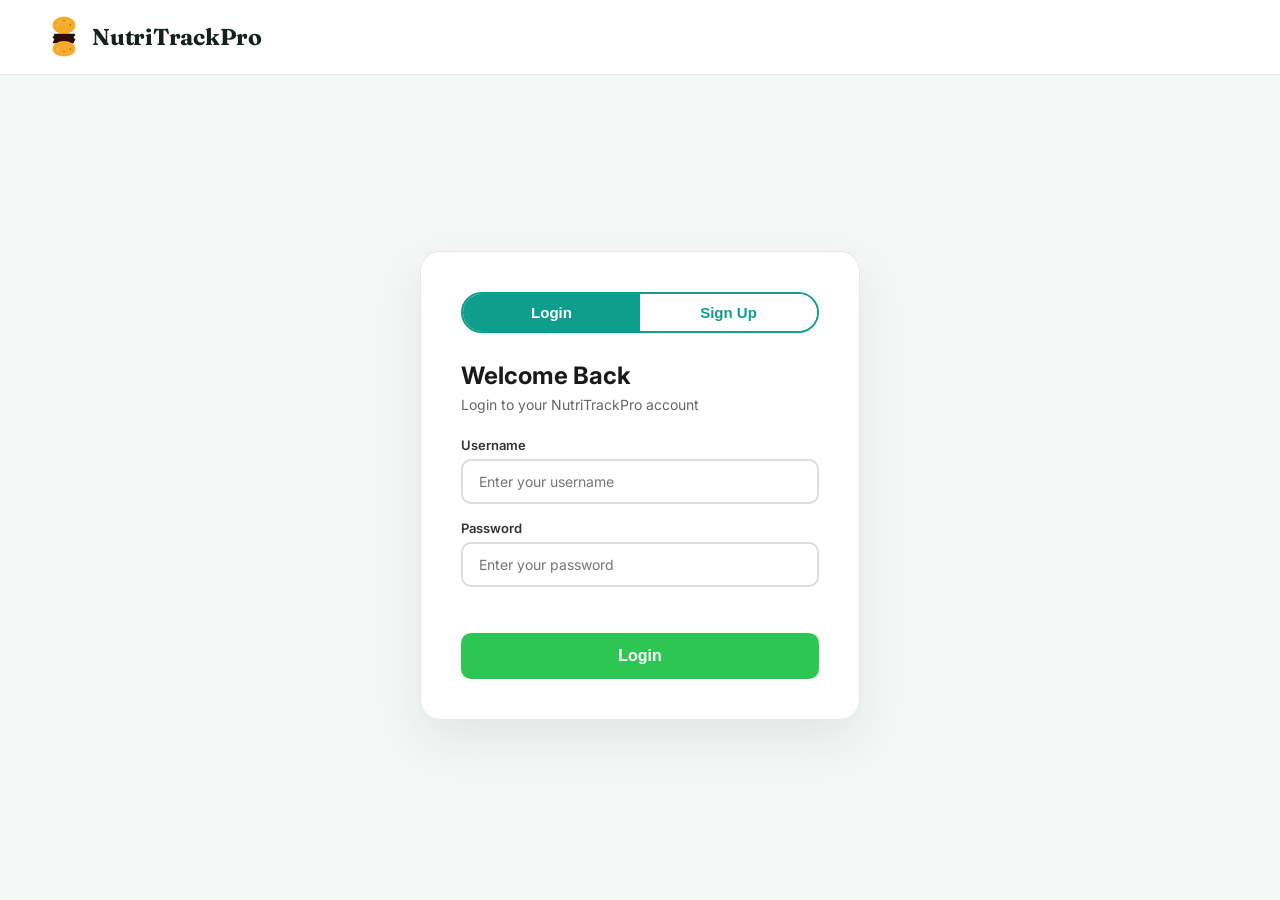
<file: frontend/onboarding.html>
<!DOCTYPE html>
<html lang="en">
<head>
  <meta charset="UTF-8" />
  <meta name="viewport" content="width=device-width, initial-scale=1.0"/>
  <title>NutriTrackPro - Setup</title>
  <link rel="stylesheet" href="style.css" />
  <link href="https://fonts.googleapis.com/css2?family=Fraunces:opsz,wght@9..144,600;9..144,700&family=Inter:wght@400;600;700&display=swap" rel="stylesheet"/>
</head>
<body>

  <nav class="navbar">
    <div class="logo">
      <svg width="32" height="42" viewBox="0 0 200 280" fill="none" xmlns="http://www.w3.org/2000/svg">
        <ellipse cx="100" cy="62" rx="76" ry="58" fill="#F5AA2A"/>
        <ellipse cx="70" cy="40" rx="6" ry="3" fill="white" opacity="0.7"/>
        <ellipse cx="100" cy="30" rx="5" ry="3" fill="#8B4513"/>
        <ellipse cx="130" cy="40" rx="6" ry="3" fill="white" opacity="0.7"/>
        <ellipse cx="58" cy="60" rx="3" ry="6" fill="white" opacity="0.6"/>
        <ellipse cx="142" cy="60" rx="3" ry="6" fill="#8B4513"/>
        <path d="M30 118 Q42 126 30 134 Q18 142 30 150 Q42 158 30 166 Q18 174 30 182 L170 182 Q158 174 170 166 Q182 158 170 150 Q158 142 170 134 Q182 126 170 118 Z" fill="#2C0A0A"/>
        <ellipse cx="100" cy="218" rx="76" ry="52" fill="#F5AA2A"/>
        <ellipse cx="70" cy="206" rx="6" ry="3" fill="white" opacity="0.7"/>
        <ellipse cx="100" cy="236" rx="5" ry="3" fill="#8B4513"/>
        <ellipse cx="130" cy="206" rx="6" ry="3" fill="white" opacity="0.7"/>
        <ellipse cx="58" cy="220" rx="3" ry="6" fill="white" opacity="0.6"/>
        <ellipse cx="142" cy="220" rx="3" ry="6" fill="#8B4513"/>
      </svg>
      <span class="brand-name">NutriTrackPro</span>
    </div>
    <div class="nav-links">
      <span id="nav-username" style="font-weight:600;"></span>
    </div>
  </nav>

  <div class="onboard-page">
    <div class="onboard-box reveal">

      <div class="progress-bar">
        <div class="progress-step active" id="step-dot-1"></div>
        <div class="progress-line"></div>
        <div class="progress-step" id="step-dot-2"></div>
        <div class="progress-line"></div>
        <div class="progress-step" id="step-dot-3"></div>
      </div>

      <!-- STEP 1 -->
      <div id="step-1">
        <h2>Tell us about yourself</h2>
        <p class="form-sub">This helps us calculate your personal calorie target</p>

        <label>Your Name</label>
        <input type="text" id="name" placeholder="Enter your name" />

        <label>Gender</label>
        <div class="gender-row">
          <button class="gender-btn active" id="btn-male" onclick="selectGender('male')">Male</button>
          <button class="gender-btn" id="btn-female" onclick="selectGender('female')">Female</button>
        </div>

        <label>Age</label>
        <input type="number" id="age" placeholder="Enter your age" />

        <label>Height (cm)</label>
        <input type="number" id="height" placeholder="e.g. 170" />

        <label>Weight (kg)</label>
        <input type="number" id="weight" placeholder="e.g. 65" />

        <div class="onboard-actions">
          <button class="btn-outline-sm" onclick="skipToStep(2)">Skip</button>
          <button class="btn-green" onclick="goToStep(2)">Next</button>
        </div>
      </div>

      <!-- STEP 2 -->
      <div id="step-2" style="display:none;">
        <h2>How active are you?</h2>
        <p class="form-sub">We use this to calculate how many calories you burn daily</p>

        <div class="option-cards">
          <div class="option-card" id="opt-frequently" onclick="selectActivity('frequently')">
            <div class="option-title">Frequently</div>
            <div class="option-desc">I exercise 4 or more times a week</div>
          </div>
          <div class="option-card" id="opt-sometimes" onclick="selectActivity('sometimes')">
            <div class="option-title">Sometimes</div>
            <div class="option-desc">I exercise 1 to 3 times a week</div>
          </div>
          <div class="option-card" id="opt-never" onclick="selectActivity('never')">
            <div class="option-title">Rarely</div>
            <div class="option-desc">I have a mostly sedentary lifestyle</div>
          </div>
        </div>

        <div class="onboard-actions">
          <button class="btn-outline-sm" onclick="skipToStep(3)">Skip</button>
          <button class="btn-green" onclick="goToStep(3)">Next</button>
        </div>
      </div>

      <!-- STEP 3 -->
      <div id="step-3" style="display:none;">
        <h2>What is your goal?</h2>
        <p class="form-sub">We will tailor your daily meal suggestions to match this</p>

        <div class="option-cards">
          <div class="option-card" id="opt-maintain_weight" onclick="selectGoal('maintain_weight')">
            <div class="option-title">Maintain Weight</div>
            <div class="option-desc">Stay around where I am, just track consistently</div>
          </div>
          <div class="option-card" id="opt-lose_weight" onclick="selectGoal('lose_weight')">
            <div class="option-title">Lose Weight</div>
            <div class="option-desc">Moderate, sustainable calorie deficit</div>
          </div>
          <div class="option-card" id="opt-gain_weight" onclick="selectGoal('gain_weight')">
            <div class="option-title">Gain Weight</div>
            <div class="option-desc">Build up with a modest calorie surplus</div>
          </div>
          <div class="option-card" id="opt-improve_health" onclick="selectGoal('improve_health')">
            <div class="option-title">General Health &amp; Wellness</div>
            <div class="option-desc">Eat better overall without a strict weight target</div>
          </div>
        </div>

        <div class="onboard-actions">
          <button class="btn-outline-sm" onclick="saveAndGo()">Skip</button>
          <button class="btn-green" onclick="saveAndGo()">Finish Setup</button>
        </div>
      </div>

    </div>
  </div>

  <script>
    const profile = {
      name: null, age: null, height_cm: null,
      weight_kg: null, gender: 'male',
      activity_level: null, goal: null
    };

    const username = localStorage.getItem('username');
    if (!username) window.location.href = 'auth.html';
    document.getElementById('nav-username').textContent = username;

    function selectGender(g) {
      profile.gender = g;
      document.getElementById('btn-male').classList.toggle('active', g === 'male');
      document.getElementById('btn-female').classList.toggle('active', g === 'female');
    }

    function goToStep(step) {
      if (step === 2) {
        profile.name = document.getElementById('name').value || null;
        profile.gender = profile.gender || 'male';
        profile.age = parseInt(document.getElementById('age').value) || null;
        profile.height_cm = parseFloat(document.getElementById('height').value) || null;
        profile.weight_kg = parseFloat(document.getElementById('weight').value) || null;
      }
      showStep(step);
    }

    function skipToStep(step) { showStep(step); }

    function showStep(step) {
      [1,2,3].forEach(i => {
        document.getElementById('step-' + i).style.display = i === step ? 'block' : 'none';
        document.getElementById('step-dot-' + i).classList.toggle('active', i <= step);
      });
    }

    function selectActivity(level) {
      document.querySelectorAll('.option-card').forEach(c => c.classList.remove('selected'));
      document.getElementById('opt-' + level).classList.add('selected');
      profile.activity_level = level;
    }

    function selectGoal(goal) {
      document.querySelectorAll('#step-3 .option-card').forEach(c => c.classList.remove('selected'));
      document.getElementById('opt-' + goal).classList.add('selected');
      profile.goal = goal;
    }

    async function saveAndGo() {
      const token = localStorage.getItem('token');
      try {
        await fetch('https://nutritrackpro-api.onrender.com/profile', {
          method: 'POST',
          headers: {
            'Content-Type': 'application/json',
            'Authorization': 'Bearer ' + token
          },
          body: JSON.stringify(profile)
        });
      } catch (err) {
        console.log('Profile save failed, continuing anyway.');
      }
      window.location.href = 'dashboard.html';
    }
  </script>

  <script src="app.js" defer></script>
</body>
</html>
</file>
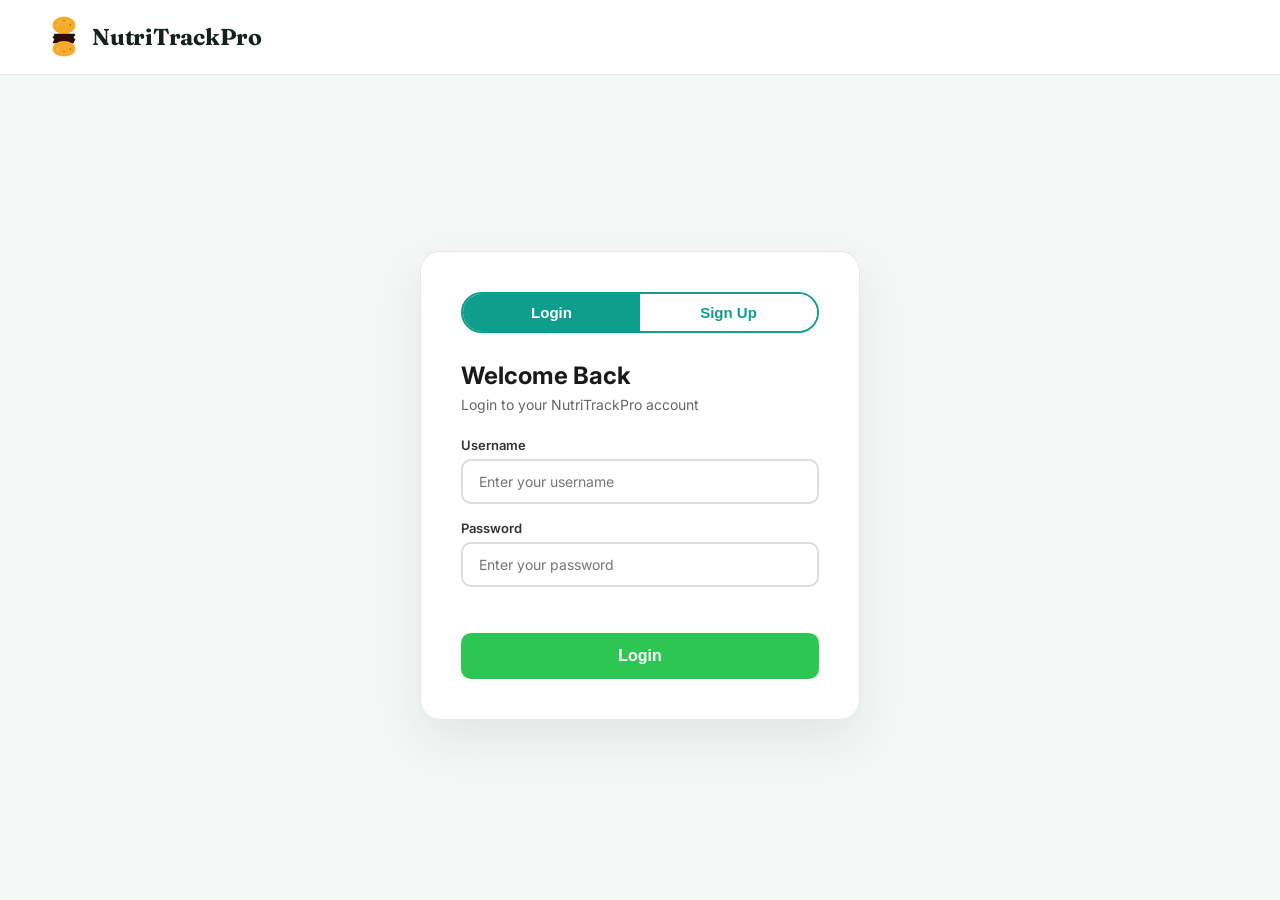
<file: frontend/profile.html>
<!DOCTYPE html>
<html lang="en">
<head>
  <meta charset="UTF-8" />
  <meta name="viewport" content="width=device-width, initial-scale=1.0"/>
  <title>NutriTrackPro - Profile</title>
  <link rel="stylesheet" href="style.css" />
  <link href="https://fonts.googleapis.com/css2?family=Fraunces:opsz,wght@9..144,600;9..144,700&family=Inter:wght@400;600;700&display=swap" rel="stylesheet"/>
</head>
<body>

  <nav class="navbar">
    <div class="logo">
      <svg width="32" height="42" viewBox="0 0 200 280" fill="none" xmlns="http://www.w3.org/2000/svg">
        <ellipse cx="100" cy="62" rx="76" ry="58" fill="#F5AA2A"/>
       <ellipse cx="70" cy="40" rx="6" ry="3" fill="white" opacity="0.7"/>
        <ellipse cx="100" cy="30" rx="5" ry="3" fill="#8B4513"/>
        <ellipse cx="130" cy="40" rx="6" ry="3" fill="white" opacity="0.7"/>
        <ellipse cx="58" cy="60" rx="3" ry="6" fill="white" opacity="0.6"/>
        <ellipse cx="142" cy="60" rx="3" ry="6" fill="#8B4513"/>
        <path d="M30 118 Q42 126 30 134 Q18 142 30 150 Q42 158 30 166 Q18 174 30 182 L170 182 Q158 174 170 166 Q182 158 170 150 Q158 142 170 134 Q182 126 170 118 Z" fill="#2C0A0A"/>
        <ellipse cx="100" cy="218" rx="76" ry="52" fill="#F5AA2A"/>
        <ellipse cx="70" cy="206" rx="6" ry="3" fill="white" opacity="0.7"/>
        <ellipse cx="100" cy="236" rx="5" ry="3" fill="#8B4513"/>
        <ellipse cx="130" cy="206" rx="6" ry="3" fill="white" opacity="0.7"/>
        <ellipse cx="58" cy="220" rx="3" ry="6" fill="white" opacity="0.6"/>
        <ellipse cx="142" cy="220" rx="3" ry="6" fill="#8B4513"/>
      </svg>
      <span class="brand-name">NutriTrackPro</span>
    </div>
    <div class="nav-links">
      <a href="dashboard.html" class="btn-outline-sm">Back to Dashboard</a>
      <button class="btn-outline-sm" onclick="logout()">Logout</button>
    </div>
  </nav>

  <div class="profile-page">
    <div class="profile-box reveal">

      <div class="profile-header">
        <div class="profile-avatar" id="profile-avatar">K</div>
        <div>
          <div class="profile-name" id="profile-name">Loading...</div>
          <div class="profile-username" id="profile-username"></div>
        </div>
      </div>

      <!-- BMI & CALORIE SUMMARY -->
      <div class="profile-stats">
        <div class="profile-stat">
          <div class="profile-stat-val" id="p-bmi">--</div>
          <div class="profile-stat-label">BMI</div>
          <div class="profile-stat-sub" id="p-bmi-label"></div>
        </div>
        <div class="profile-stat">
          <div class="profile-stat-val" id="p-calories">--</div>
          <div class="profile-stat-label">Daily Target</div>
          <div class="profile-stat-sub">kcal / day</div>
        </div>
        <div class="profile-stat">
          <div class="profile-stat-val" id="p-goal">--</div>
          <div class="profile-stat-label">Goal</div>
          <div class="profile-stat-sub"></div>
        </div>
      </div>

      <div class="profile-divider"></div>

      <!-- EDIT FORM -->
      <h3 class="profile-section-title">Edit Your Details</h3>
      <p class="form-sub">Changes will recalculate your calorie target automatically</p>

      <label>Your Name</label>
      <input type="text" id="edit-name" placeholder="Your name" />

      <label>Gender</label>
      <div class="gender-row">
        <button class="gender-btn active" id="btn-male" onclick="selectGender('male')">Male</button>
        <button class="gender-btn" id="btn-female" onclick="selectGender('female')">Female</button>
      </div>

      <label>Age</label>
      <input type="number" id="edit-age" placeholder="Your age" />

      <label>Height (cm)</label>
      <input type="number" id="edit-height" placeholder="e.g. 170" />

      <label>Weight (kg)</label>
      <input type="number" id="edit-weight" placeholder="e.g. 65" />

      <label>Activity Level</label>
      <select id="edit-activity">
        <option value="never">Rarely — mostly sedentary</option>
        <option value="sometimes">Sometimes — 1 to 3 times a week</option>
        <option value="frequently">Frequently — 4 or more times a week</option>
      </select>

      <label>Goal</label>
      <select id="edit-goal">
        <option value="maintain_weight">Maintain Weight</option>
        <option value="lose_weight">Lose Weight</option>
        <option value="gain_weight">Gain Weight</option>
        <option value="improve_health">General Health &amp; Wellness</option>
      </select>

      <p id="save-msg" class="save-msg"></p>
      <button class="btn-green full" onclick="saveProfile()">Save Changes</button>

    </div>
  </div>

  <script>
    const API = 'https://nutritrackpro-api.onrender.com';
    const token = localStorage.getItem('token');
    const username = localStorage.getItem('username');
    if (!token) window.location.href = 'auth.html';

    document.getElementById('profile-username').textContent = '@' + username;

    let selectedGender = 'male';

    function logout() {
      localStorage.clear();
      window.location.href = 'index.html';
    }

    function selectGender(g) {
      selectedGender = g;
      document.getElementById('btn-male').classList.toggle('active', g === 'male');
      document.getElementById('btn-female').classList.toggle('active', g === 'female');
    }

    // Load existing profile data
    async function loadProfile() {
      try {
        const res = await fetch(API + '/profile', {
          headers: { 'Authorization': 'Bearer ' + token }
        });
        const data = await res.json();

        if (!data || !data.name) {
          document.getElementById('profile-name').textContent = username;
          document.getElementById('profile-avatar').textContent = username[0].toUpperCase();
          return;
        }

        // Fill summary
        document.getElementById('profile-name').textContent = data.name || username;
        document.getElementById('profile-avatar').textContent = (data.name || username)[0].toUpperCase();
        document.getElementById('p-calories').textContent = data.daily_calorie_target || '--';
        document.getElementById('p-goal').textContent =
          ({ lose_weight: 'Lose Weight', gain_weight: 'Gain Weight',
             improve_health: 'General Health', maintain_weight: 'Maintain Weight' })
          [data.goal] || 'Maintain Weight';

        if (data.height_cm && data.weight_kg) {
          const h = data.height_cm / 100;
          const bmi = (data.weight_kg / (h * h)).toFixed(1);
          document.getElementById('p-bmi').textContent = bmi;
          document.getElementById('p-bmi-label').textContent =
            bmi < 18.5 ? 'Underweight' : bmi < 25 ? 'Healthy' : bmi < 30 ? 'Overweight' : 'Obese';
        }

        // Fill form fields
        document.getElementById('edit-name').value = data.name || '';
        document.getElementById('edit-age').value = data.age || '';
        document.getElementById('edit-height').value = data.height_cm || '';
        document.getElementById('edit-weight').value = data.weight_kg || '';
        document.getElementById('edit-activity').value = data.activity_level || 'sometimes';
        document.getElementById('edit-goal').value = data.goal || 'maintain_weight';

        selectedGender = data.gender || 'male';
        selectGender(selectedGender);

      } catch (err) {
        console.log('Could not load profile:', err);
      }
    }

    // Save updated profile
    async function saveProfile() {
      const profile = {
        name:           document.getElementById('edit-name').value || null,
        gender:         selectedGender,
        age:            parseInt(document.getElementById('edit-age').value) || null,
        height_cm:      parseFloat(document.getElementById('edit-height').value) || null,
        weight_kg:      parseFloat(document.getElementById('edit-weight').value) || null,
        activity_level: document.getElementById('edit-activity').value,
        goal:           document.getElementById('edit-goal').value
      };

      try {
        const res = await fetch(API + '/profile', {
          method: 'POST',
          headers: {
            'Content-Type': 'application/json',
            'Authorization': 'Bearer ' + token
          },
          body: JSON.stringify(profile)
        });

        const data = await res.json();

        if (res.ok) {
          const msg = document.getElementById('save-msg');
          msg.textContent = 'Profile saved! New calorie target: ' + data.daily_calorie_target + ' kcal/day';
          msg.style.color = '#2DC653';
          loadProfile();
        }
      } catch (err) {
        document.getElementById('save-msg').textContent = 'Could not save. Is the server running?';
      }
    }

    loadProfile();
  </script>

  <script src="app.js" defer></script>
</body>
</html>
</file>
<file: frontend/style.css>
/*
  NutriTrackPro Stylesheet
  Theme: Teal (#0F9D8C) primary, Coral (#FF6B5E) highlight, Green (var(--success)) success
  Font: Inter throughout
*/

:root {
  --bg: #F4F7F6;
  --surface: #FFFFFF;
  --ink: #16211D;
  --muted: #6B7570;
  --primary: #0F9D8C;
  --primary-dark: #0B7A6D;
  --primary-tint: #E4F5F2;
  --highlight: #FF6B5E;
  --highlight-tint: #FFEEEC;
  --success: #2DC653;
  --success-dark: #22a845;
  --border: #E4E9E7;
  --gold: #B8860B;
  --gold-glow: #FFC857;
  --ease: cubic-bezier(0.22, 1, 0.36, 1);
}

/* RESET */
* {
  margin: 0;
  padding: 0;
  box-sizing: border-box;
}

body {
  font-family: 'Inter', Arial, sans-serif;
  background-color: var(--bg);
  color: var(--ink);
  min-height: 100vh;
}

a {
  text-decoration: none;
  color: inherit;
}

/* NAVBAR */
.navbar {
  display: flex;
  justify-content: space-between;
  align-items: center;
  padding: 16px 48px;
  background: var(--surface);
  border-bottom: 1px solid var(--border);
  position: sticky;
  top: 0;
  z-index: 20;
}

.logo {
  display: flex;
  align-items: center;
  gap: 12px;
}

.brand-name {
  font-family: 'Fraunces', serif;
  font-weight: 700;
  letter-spacing: -0.01em;
  font-size: 23px;
  color: var(--ink);
}

.nav-links {
  display: flex;
  align-items: center;
  gap: 20px;
}

.nav-login {
  font-weight: 600;
  font-size: 15px;
  color: #1a1a1a;
}

.nav-login:hover {
  color: var(--primary);
}

/* BUTTONS */
.btn-green {
  background: var(--success);
  color: white;
  padding: 10px 26px;
  border-radius: 50px;
  font-weight: 700;
  font-size: 14px;
  border: none;
  cursor: pointer;
  transition: transform 0.25s var(--ease), box-shadow 0.25s var(--ease), background 0.25s var(--ease);
  display: inline-block;
}

.btn-green:hover {
  background: var(--success-dark);
  transform: translateY(-2px);
  box-shadow: 0 10px 20px rgba(45, 198, 83, 0.28);
}

.btn-green.large {
  padding: 14px 40px;
  font-size: 16px;
}

.btn-outline {
  background: white;
  color: var(--primary);
  padding: 10px 26px;
  border-radius: 50px;
  font-weight: 700;
  font-size: 14px;
  border: 2px solid var(--primary);
  cursor: pointer;
  transition: transform 0.25s var(--ease), box-shadow 0.25s var(--ease), background 0.25s var(--ease);
  display: inline-block;
}

.btn-outline:hover {
  background: var(--primary-tint);
  transform: translateY(-2px);
}

.btn-outline.large {
  padding: 14px 40px;
  font-size: 16px;
}

/* HERO */
.hero {
  padding: 60px 48px 80px;
}

.hero-inner {
  max-width: 1100px;
  margin: 0 auto;
  text-align: center;
}

.hero-title {
  font-family: 'Fraunces', serif;
  font-size: 52px;
  font-weight: 700;
  line-height: 1.15;
  letter-spacing: -0.01em;
  margin-bottom: 20px;
  color: var(--ink);
}

.hero-sub {
  font-size: 17px;
  color: #333;
  line-height: 1.7;
  margin-bottom: 40px;
}

.hero-buttons {
  display: flex;
  justify-content: center;
  gap: 16px;
  margin-bottom: 72px;
  flex-wrap: wrap;
}

/* Two-column hero layout: copy left, AI-scan visual right */
.hero-flex {
  display: flex;
  align-items: center;
  gap: 56px;
  text-align: left;
  margin-bottom: 64px;
}

.hero-copy {
  flex: 1;
  min-width: 0;
}

.hero-copy .hero-buttons {
  justify-content: flex-start;
  margin-bottom: 0;
}

.hero-visual {
  flex: 0 0 360px;
  max-width: 360px;
}

/* --- Signature moment: AI scan/detect visual --- */
.scan-frame {
  position: relative;
  width: 100%;
  aspect-ratio: 1 / 1;
}

.scan-frame-inner {
  position: absolute;
  inset: 0;
  border-radius: 28px;
  overflow: hidden;
  background: var(--surface);
  box-shadow: 0 24px 60px rgba(22, 33, 29, 0.14);
}

.scan-frame-inner svg {
  width: 100%;
  height: 100%;
  display: block;
}

.scan-line {
  position: absolute;
  left: 8%;
  right: 8%;
  top: 8%;
  height: 3px;
  background: linear-gradient(90deg, transparent, var(--gold-glow), transparent);
  box-shadow: 0 0 14px 2px rgba(255, 200, 87, 0.65);
  animation: scanSweep 3.4s ease-in-out infinite;
}

@keyframes scanSweep {
  0%   { top: 8%;  opacity: 0; }
  10%  { opacity: 1; }
  50%  { top: 90%; opacity: 1; }
  60%  { opacity: 0; }
  100% { top: 8%;  opacity: 0; }
}

.corner {
  position: absolute;
  width: 26px;
  height: 26px;
  border: 3px solid var(--primary);
  opacity: 0.9;
}

.corner-tl { top: 10px;    left: 10px;  border-right: none; border-bottom: none; border-radius: 8px 0 0 0; }
.corner-tr { top: 10px;    right: 10px; border-left: none;  border-bottom: none; border-radius: 0 8px 0 0; }
.corner-bl { bottom: 10px; left: 10px;  border-right: none; border-top: none;    border-radius: 0 0 0 8px; }
.corner-br { bottom: 10px; right: 10px; border-left: none;  border-top: none;    border-radius: 0 0 8px 0; }

.detect-tag {
  position: absolute;
  background: var(--surface);
  font-size: 12px;
  font-weight: 700;
  padding: 7px 14px;
  border-radius: 20px;
  box-shadow: 0 10px 24px rgba(22, 33, 29, 0.16);
  opacity: 0;
  transform: translateY(8px) scale(0.92);
  animation: tagPop 3.4s ease-in-out infinite;
  white-space: nowrap;
}

.tag-protein { top: 18px;    left: 18px;  color: var(--primary);   animation-delay: 1.2s; }
.tag-carbs   { top: 46%;     right: 12px; color: var(--highlight); animation-delay: 1.7s; }
.tag-cal     { bottom: 18px; left: 18px;  color: var(--gold);      animation-delay: 2.2s; }

@keyframes tagPop {
  0%, 32%  { opacity: 0; transform: translateY(8px) scale(0.92); }
  40%, 82% { opacity: 1; transform: translateY(0) scale(1); }
  92%, 100%{ opacity: 0; transform: translateY(8px) scale(0.92); }
}

@media (max-width: 860px) {
  .hero-flex {
    flex-direction: column;
    text-align: center;
  }
  .hero-copy .hero-buttons {
    justify-content: center;
  }
  .hero-visual {
    flex: 0 0 auto;
    width: 100%;
    max-width: 300px;
  }
}

@media (prefers-reduced-motion: reduce) {
  .scan-line, .detect-tag {
    animation: none !important;
  }
  .detect-tag {
    opacity: 1;
    transform: none;
  }
  .scan-line { display: none; }
}

/* --- Goal-reached popup --- */
.goal-popup-overlay {
  position: fixed;
  inset: 0;
  background: rgba(22, 33, 29, 0.45);
  display: flex;
  align-items: center;
  justify-content: center;
  z-index: 100;
  opacity: 0;
  pointer-events: none;
  transition: opacity 0.25s var(--ease);
}

.goal-popup-overlay.active {
  opacity: 1;
  pointer-events: auto;
}

.goal-popup {
  background: var(--surface);
  border-radius: 20px;
  padding: 36px 32px;
  max-width: 400px;
  width: 90%;
  text-align: center;
  box-shadow: 0 30px 70px rgba(22, 33, 29, 0.25);
  transform: scale(0.92) translateY(10px);
  transition: transform 0.3s var(--ease);
}

.goal-popup-overlay.active .goal-popup {
  transform: scale(1) translateY(0);
}

.goal-popup-icon {
  font-size: 40px;
  margin-bottom: 8px;
}

.goal-popup-title {
  font-family: 'Fraunces', serif;
  font-size: 22px;
  font-weight: 700;
  margin-bottom: 12px;
  color: var(--ink);
}

.goal-popup-text {
  font-size: 14px;
  line-height: 1.6;
  color: var(--muted);
  margin-bottom: 24px;
}

/* FEATURE CARDS */
.cards-grid {
  display: grid;
  grid-template-columns: repeat(4, 1fr);
  gap: 20px;
}

.card {
  background: var(--surface);
  border: 1px solid var(--border);
  border-radius: 20px;
  padding: 32px 20px;
  text-align: center;
  box-shadow: 0 1px 3px rgba(22, 33, 29, 0.04);
  transition: transform 0.35s var(--ease), box-shadow 0.35s var(--ease), border-color 0.35s var(--ease);
}

.card:hover {
  transform: translateY(-6px);
  border-color: var(--primary);
  box-shadow: 0 16px 32px rgba(15, 157, 140, 0.14);
}

.card-title {
  font-size: 17px;
  font-weight: 700;
  margin-bottom: 12px;
  color: var(--primary);
}

.card-body {
  font-size: 14px;
  color: #444;
  line-height: 1.6;
}

/* FOOTER */
footer {
  text-align: center;
  padding: 20px;
  background: #1a1a1a;
  color: #aaa;
  font-size: 13px;
}
/* AUTH PAGE */
.auth-page {
  display: flex;
  justify-content: center;
  align-items: center;
  min-height: calc(100vh - 80px);
  padding: 40px 20px;
}

.auth-box {
  background: var(--surface);
  border: 1px solid var(--border);
  border-radius: 20px;
  padding: 40px;
  width: 100%;
  max-width: 440px;
  box-shadow: 0 20px 48px rgba(22, 33, 29, 0.08);
}

.auth-tabs {
  display: flex;
  margin-bottom: 28px;
  border-radius: 50px;
  overflow: hidden;
  border: 2px solid var(--primary);
}

.auth-tab {
  flex: 1;
  padding: 10px;
  border: none;
  background: white;
  cursor: pointer;
  font-size: 15px;
  font-weight: 600;
  color: var(--primary);
}

.auth-tab.active {
  background: var(--primary);
  color: white;
}

.auth-box h2 {
  font-size: 24px;
  font-weight: 700;
  margin-bottom: 6px;
  color: #1a1a1a;
}

.form-sub {
  color: #666;
  font-size: 14px;
  margin-bottom: 24px;
}

.auth-box label {
  display: block;
  font-size: 13px;
  font-weight: 600;
  margin-bottom: 6px;
  color: #333;
}

.auth-box input {
  width: 100%;
  padding: 12px 16px;
  margin-bottom: 16px;
  border: 2px solid #ddd;
  border-radius: 10px;
  font-size: 14px;
  font-family: 'Inter', sans-serif;
  outline: none;
}

.auth-box input:focus {
  border-color: var(--primary);
}

.btn-green.full {
  width: 100%;
  padding: 14px;
  font-size: 16px;
  border-radius: 10px;
  margin-top: 4px;
}

.error-msg {
  color: #D64545;
  font-size: 13px;
  margin-bottom: 8px;
  min-height: 18px;
}
/* ONBOARDING PAGE */
.onboard-page {
  display: flex;
  justify-content: center;
  align-items: center;
  min-height: calc(100vh - 80px);
  padding: 40px 20px;
}

.onboard-box {
  background: var(--surface);
  border: 1px solid var(--border);
  border-radius: 20px;
  padding: 44px;
  width: 100%;
  box-shadow: 0 20px 48px rgba(22, 33, 29, 0.08);
  max-width: 520px;
}

.onboard-box h2 {
  font-size: 24px;
  font-weight: 700;
  margin-bottom: 6px;
}

/* PROGRESS DOTS */
.progress-bar {
  display: flex;
  align-items: center;
  justify-content: center;
  margin-bottom: 36px;
  gap: 0;
}

.progress-step {
  width: 14px;
  height: 14px;
  border-radius: 50%;
  background: #ddd;
  border: 2px solid #ddd;
}

.progress-step.active {
  background: var(--primary);
  border-color: var(--primary);
}

.progress-line {
  flex: 1;
  height: 2px;
  background: #ddd;
  max-width: 80px;
}

/* OPTION CARDS (activity + goal) */
.option-cards {
  display: flex;
  flex-direction: column;
  gap: 12px;
  margin: 20px 0 28px;
}

.option-card {
  border: 2px solid #ddd;
  border-radius: 12px;
  padding: 16px 20px;
  cursor: pointer;
  transition: all 0.2s;
}

.option-card:hover {
  border-color: var(--primary);
  background: var(--primary-tint);
}

.option-card.selected {
  border-color: var(--primary);
  background: var(--primary-tint);
}

.option-title {
  font-weight: 700;
  font-size: 15px;
  margin-bottom: 4px;
  color: #1a1a1a;
}

.option-desc {
  font-size: 13px;
  color: #666;
}

/* ONBOARDING ACTIONS */
.onboard-actions {
  display: flex;
  justify-content: space-between;
  align-items: center;
  margin-top: 8px;
}

.btn-outline-sm {
  background: white;
  color: #888;
  border: 2px solid #ddd;
  padding: 10px 24px;
  border-radius: 50px;
  font-size: 14px;
  font-weight: 600;
  cursor: pointer;
}

.btn-outline-sm:hover {
  border-color: var(--primary);
  color: var(--primary);
}

/* Onboarding inputs reuse auth styles */
.onboard-box label {
  display: block;
  font-size: 13px;
  font-weight: 600;
  margin-bottom: 6px;
  color: #333;
}

.onboard-box input {
  width: 100%;
  padding: 12px 16px;
  margin-bottom: 16px;
  border: 2px solid #ddd;
  border-radius: 10px;
  font-size: 14px;
  font-family: 'Inter', sans-serif;
  outline: none;
}

.onboard-box input:focus {
  border-color: var(--primary);
}
/* DASHBOARD WRAPPER */
.dash-wrapper {
  max-width: 1300px;
  margin: 0 auto;
  padding: 24px 32px 48px;
}

/* SUMMARY BAR */
.summary-bar {
  background: var(--surface);
  border: 1px solid var(--border);
  border-radius: 16px;
  box-shadow: 0 1px 3px rgba(22, 33, 29, 0.04);
  display: flex;
  align-items: center;
  justify-content: space-around;
  padding: 20px 32px;
  margin-bottom: 12px;
}

.summary-item {
  text-align: center;
}

.summary-label {
  font-size: 11px;
  font-weight: 700;
  text-transform: uppercase;
  letter-spacing: 0.5px;
  color: var(--primary);
  margin-bottom: 4px;
}

.summary-val {
  font-size: 28px;
  font-weight: 800;
  color: #1a1a1a;
  line-height: 1;
}

.summary-unit {
  font-size: 11px;
  color: #888;
  margin-top: 4px;
}

.summary-divider {
  width: 1px;
  height: 48px;
  background: #eee;
}

.water-btn {
  background: var(--success);
  color: white;
  border: none;
  border-radius: 20px;
  padding: 4px 12px;
  font-size: 11px;
  font-weight: 700;
  cursor: pointer;
}

/* CALORIE PROGRESS BAR */
.cal-progress-wrap {
  background: #eee;
  border-radius: 50px;
  height: 8px;
  margin-bottom: 28px;
  overflow: hidden;
}

.cal-progress-fill {
  height: 100%;
  border-radius: 50px;
  background: var(--success);
  width: 0%;
  transition: width 0.5s ease;
}

/* MAIN GRID */
.dash-grid {
  display: grid;
  grid-template-columns: 1fr 340px;
  gap: 24px;
  align-items: start;
}

/* SECTION TITLE */
.section-title {
  font-size: 18px;
  font-weight: 700;
  color: #1a1a1a;
  margin-bottom: 16px;
  padding-left: 12px;
  border-left: 4px solid var(--primary);
}

/* MEAL CARDS */
.meals-section {
  display: flex;
  flex-direction: column;
  gap: 16px;
}

.meal-card {
  background: white;
  border-radius: 16px;
  border: 1.5px solid #eee;
  overflow: hidden;
}

.meal-top {
  display: flex;
  justify-content: space-between;
  align-items: center;
  padding: 16px 20px;
  border-bottom: 1px solid #f5f5f5;
}

.meal-left {
  display: flex;
  align-items: center;
  gap: 12px;
}

.meal-icon {
  width: 40px;
  height: 40px;
  border-radius: 12px;
  background: var(--primary-tint);
  color: var(--primary);
  font-weight: 800;
  font-size: 16px;
  display: flex;
  align-items: center;
  justify-content: center;
}

.meal-title {
  font-weight: 700;
  font-size: 15px;
}

.meal-subtitle {
  font-size: 12px;
  color: #888;
  margin-top: 2px;
}

.meal-total {
  font-weight: 700;
  font-size: 15px;
  color: var(--highlight);
}

/* LOGGED ITEMS */
.meal-logged {
  padding: 0 20px;
}

.log-row {
  display: flex;
  align-items: center;
  gap: 12px;
  padding: 10px 0;
  border-bottom: 1px solid #f5f5f5;
  font-size: 13px;
}

.log-name {
  flex: 1;
  font-weight: 600;
}

.log-macros {
  color: #888;
  font-size: 12px;
}

.log-kcal {
  font-weight: 700;
  color: var(--highlight);
  white-space: nowrap;
}

/* ADD MEAL SECTION */
.meal-add {
  padding: 16px 20px;
  background: #fafafa;
}

.add-tabs {
  display: flex;
  gap: 8px;
  margin-bottom: 12px;
}

.add-tab {
  padding: 6px 16px;
  border-radius: 20px;
  border: 1.5px solid #ddd;
  background: white;
  font-size: 12px;
  font-weight: 600;
  cursor: pointer;
  color: #666;
}

.add-tab.active {
  background: var(--primary);
  border-color: var(--primary);
  color: white;
}

.meal-add input[type="text"],
.meal-add input[type="number"] {
  width: 100%;
  padding: 10px 12px;
  border: 1.5px solid #eee;
  border-radius: 8px;
  font-size: 13px;
  font-family: 'Inter', sans-serif;
  margin-bottom: 8px;
  outline: none;
  background: white;
}

.meal-add input:focus {
  border-color: var(--primary);
}

.macro-inputs {
  display: grid;
  grid-template-columns: 1fr 1fr;
  gap: 8px;
}

.macro-inputs input {
  margin-bottom: 0;
}

.log-btn {
  width: 100%;
  padding: 10px;
  background: var(--success);
  color: white;
  border: none;
  border-radius: 8px;
  font-size: 13px;
  font-weight: 700;
  cursor: pointer;
  margin-top: 8px;
}

.log-btn:hover {
  background: var(--success-dark);
}

/* UPLOAD BOX */
.upload-box {
  border: 2px dashed var(--primary);
  border-radius: 10px;
  cursor: pointer;
  overflow: hidden;
  min-height: 100px;
  display: flex;
  align-items: center;
  justify-content: center;
}

.upload-placeholder {
  color: #aaa;
  font-size: 13px;
  text-align: center;
  padding: 24px;
}

/* SUGGESTION BOX */
.suggestion-box {
  margin-top: 10px;
  background: var(--primary-tint);
  border-left: 3px solid var(--primary);
  border-radius: 6px;
  padding: 10px 14px;
  font-size: 13px;
  color: var(--primary);
}

/* STATS PANEL */
.stats-section {
  display: flex;
  flex-direction: column;
  gap: 16px;
  position: sticky;
  top: 20px;
}

.stats-card {
  background: white;
  border-radius: 16px;
  border: 1.5px solid #eee;
  padding: 20px;
}

.stats-title {
  font-size: 15px;
  font-weight: 700;
  margin-bottom: 16px;
  color: #1a1a1a;
}

/* MACRO BARS */
.macro-stat {
  display: flex;
  align-items: center;
  gap: 10px;
  margin-bottom: 12px;
}

.macro-name {
  font-size: 12px;
  font-weight: 600;
  color: #555;
  width: 48px;
}

.macro-bar-wrap {
  flex: 1;
  background: #f0f0f0;
  border-radius: 50px;
  height: 8px;
  overflow: hidden;
}

.macro-bar {
  height: 100%;
  border-radius: 50px;
  width: 0%;
  transition: width 0.4s;
}

.protein-bar { background: var(--primary); }
.carbs-bar   { background: var(--highlight); }
.fats-bar    { background: var(--success); }

.macro-grams {
  font-size: 12px;
  font-weight: 700;
  width: 32px;
  text-align: right;
}

/* WEEKLY ROWS */
.weekly-row {
  display: flex;
  justify-content: space-between;
  align-items: center;
  padding: 10px 0;
  border-bottom: 1px solid #f5f5f5;
  font-size: 13px;
}

.weekly-row:last-child {
  border-bottom: none;
}

.weekly-label {
  color: #666;
}

.weekly-val {
  font-weight: 700;
  color: #1a1a1a;
}
/* GENDER SELECTOR */
.gender-row {
  display: flex;
  gap: 12px;
  margin-bottom: 16px;
}

.gender-btn {
  flex: 1;
  padding: 10px;
  border: 2px solid #ddd;
  border-radius: 10px;
  background: white;
  font-size: 14px;
  font-weight: 600;
  cursor: pointer;
  color: #666;
}

.gender-btn.active {
  border-color: var(--primary);
  background: var(--primary-tint);
  color: var(--primary);
}

/* NUTRITION AUTO-FILL TAG */
.nutrition-tag {
  background: #f0fff4;
  border: 1px solid var(--success);
  border-radius: 6px;
  padding: 6px 12px;
  font-size: 12px;
  color: #1a7a3a;
  margin-bottom: 8px;
}
/* PROFILE PAGE */
.profile-page {
  display: flex;
  justify-content: center;
  padding: 40px 20px;
}

.profile-box {
  background: var(--surface);
  border: 1px solid var(--border);
  border-radius: 20px;
  padding: 40px;
  width: 100%;
  box-shadow: 0 20px 48px rgba(22, 33, 29, 0.08);
  max-width: 520px;
}

.profile-header {
  display: flex;
  align-items: center;
  gap: 16px;
  margin-bottom: 28px;
}

.profile-avatar {
  width: 64px;
  height: 64px;
  border-radius: 50%;
  background: var(--primary);
  color: white;
  font-size: 28px;
  font-weight: 800;
  display: flex;
  align-items: center;
  justify-content: center;
}

.profile-name {
  font-size: 22px;
  font-weight: 700;
}

.profile-username {
  font-size: 14px;
  color: #888;
}

.profile-stats {
  display: grid;
  grid-template-columns: repeat(3, 1fr);
  gap: 16px;
  margin-bottom: 24px;
}

.profile-stat {
  background: var(--primary-tint);
  border: 2px solid var(--primary);
  border-radius: 12px;
  padding: 16px;
  text-align: center;
}

.profile-stat-val {
  font-size: 24px;
  font-weight: 800;
  color: #1a1a1a;
}

.profile-stat-label {
  font-size: 11px;
  font-weight: 700;
  text-transform: uppercase;
  color: var(--primary);
  margin-top: 4px;
}

.profile-stat-sub {
  font-size: 11px;
  color: #888;
  margin-top: 2px;
}

.profile-divider {
  height: 1px;
  background: #eee;
  margin: 24px 0;
}

.profile-section-title {
  font-size: 18px;
  font-weight: 700;
  margin-bottom: 6px;
}

.profile-box label {
  display: block;
  font-size: 13px;
  font-weight: 600;
  margin-bottom: 6px;
  color: #333;
  margin-top: 16px;
}

.profile-box input,
.profile-box select {
  width: 100%;
  padding: 12px 16px;
  border: 2px solid #ddd;
  border-radius: 10px;
  font-size: 14px;
  font-family: 'Inter', sans-serif;
  outline: none;
  background: white;
}

.profile-box input:focus,
.profile-box select:focus {
  border-color: var(--primary);
}

.save-msg {
  font-size: 13px;
  font-weight: 600;
  margin-top: 12px;
  min-height: 20px;
}

/* NUTRITION TAG */
.nutrition-tag {
  background: #f0fff4;
  border: 1px solid var(--success);
  border-radius: 6px;
  padding: 6px 12px;
  font-size: 12px;
  color: #1a7a3a;
  margin-bottom: 8px;
}

/* DELETE BUTTON */
.delete-btn {
  background: none;
  border: none;
  color: var(--primary);
  font-size: 14px;
  font-weight: 700;
  cursor: pointer;
  padding: 2px 6px;
  border-radius: 4px;
  width: auto;
  margin-left: 8px;
}

.delete-btn:hover {
  background: #fff0f0;
}

/* PORTION SELECTOR */
.portion-selector {
  margin-bottom: 10px;
  background: var(--primary-tint);
  border: 1px solid var(--primary);
  border-radius: 8px;
  padding: 10px 12px;
}

.portion-label {
  font-size: 12px;
  font-weight: 700;
  color: #333;
  margin-bottom: 8px;
}

.portion-options select {
  width: 100%;
  padding: 8px 12px;
  border: 1.5px solid #ddd;
  border-radius: 8px;
  font-size: 13px;
  font-family: 'Inter', sans-serif;
  outline: none;
  background: white;
}

.portion-options select:focus {
  border-color: var(--primary);
}

.portion-result {
  font-size: 12px;
  font-weight: 600;
  color: var(--success);
  margin-top: 8px;
}

/* ============================================
   MOTION SYSTEM
   Page-load entrance + scroll reveals + micro-interactions
   ============================================ */

@keyframes fadeUp {
  from { opacity: 0; transform: translateY(18px); }
  to   { opacity: 1; transform: translateY(0); }
}

/* Hero elements animate in on load, staggered */
.hero-title,
.hero-sub,
.hero-buttons {
  opacity: 0;
  animation: fadeUp 0.7s var(--ease) forwards;
}

.hero-title  { animation-delay: 0.05s; }
.hero-sub    { animation-delay: 0.15s; }
.hero-buttons{ animation-delay: 0.25s; }

/* Scroll-reveal: JS toggles .in-view when element enters viewport */
.reveal {
  opacity: 0;
  transform: translateY(24px);
  transition: opacity 0.6s var(--ease), transform 0.6s var(--ease);
}

.reveal.in-view {
  opacity: 1;
  transform: translateY(0);
}

/* Stagger children of a revealed group (feature cards, meal cards, etc.) */
.reveal-group.in-view > * {
  animation: fadeUp 0.6s var(--ease) both;
}

.reveal-group.in-view > *:nth-child(1) { animation-delay: 0s; }
.reveal-group.in-view > *:nth-child(2) { animation-delay: 0.08s; }
.reveal-group.in-view > *:nth-child(3) { animation-delay: 0.16s; }
.reveal-group.in-view > *:nth-child(4) { animation-delay: 0.24s; }

/* Respect users who've asked for reduced motion */
@media (prefers-reduced-motion: reduce) {
  .hero-title, .hero-sub, .hero-buttons, .reveal, .reveal-group > * {
    animation: none !important;
    transition: none !important;
    opacity: 1 !important;
    transform: none !important;
  }
}
</file>
